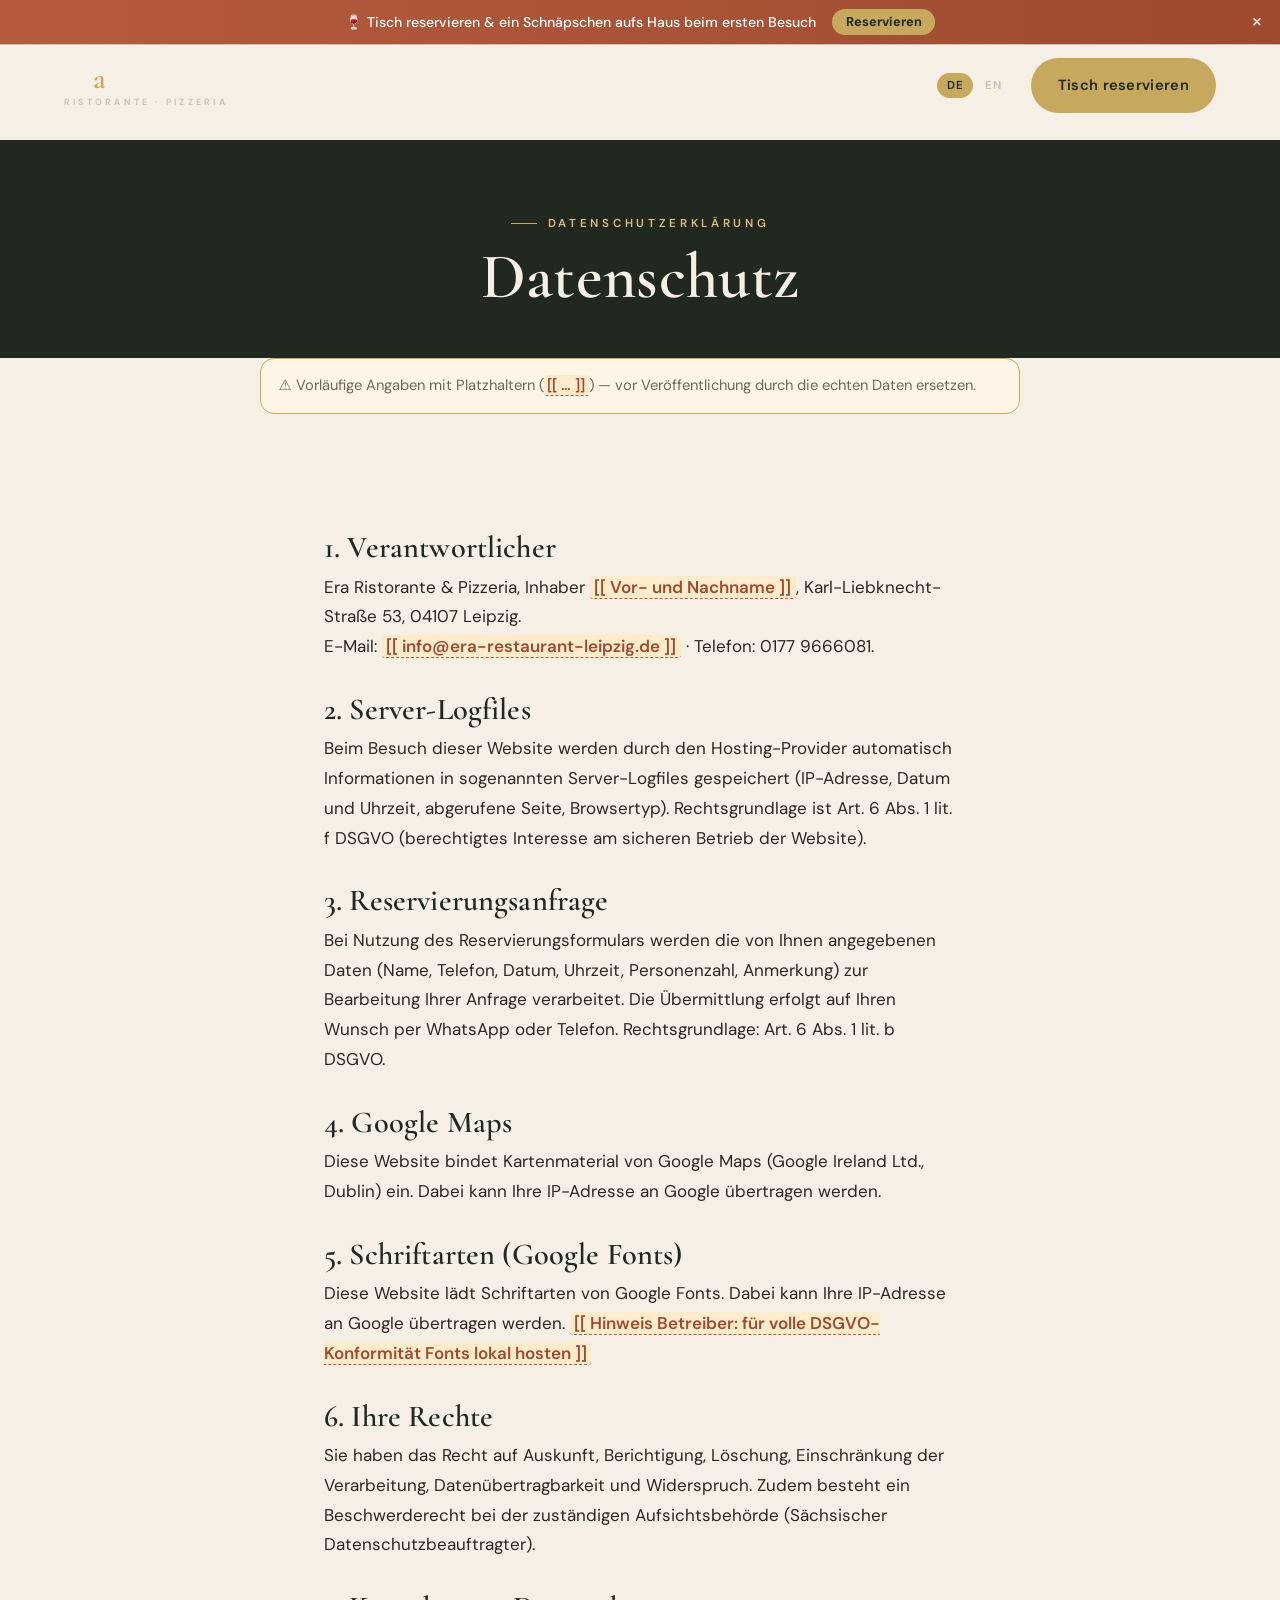
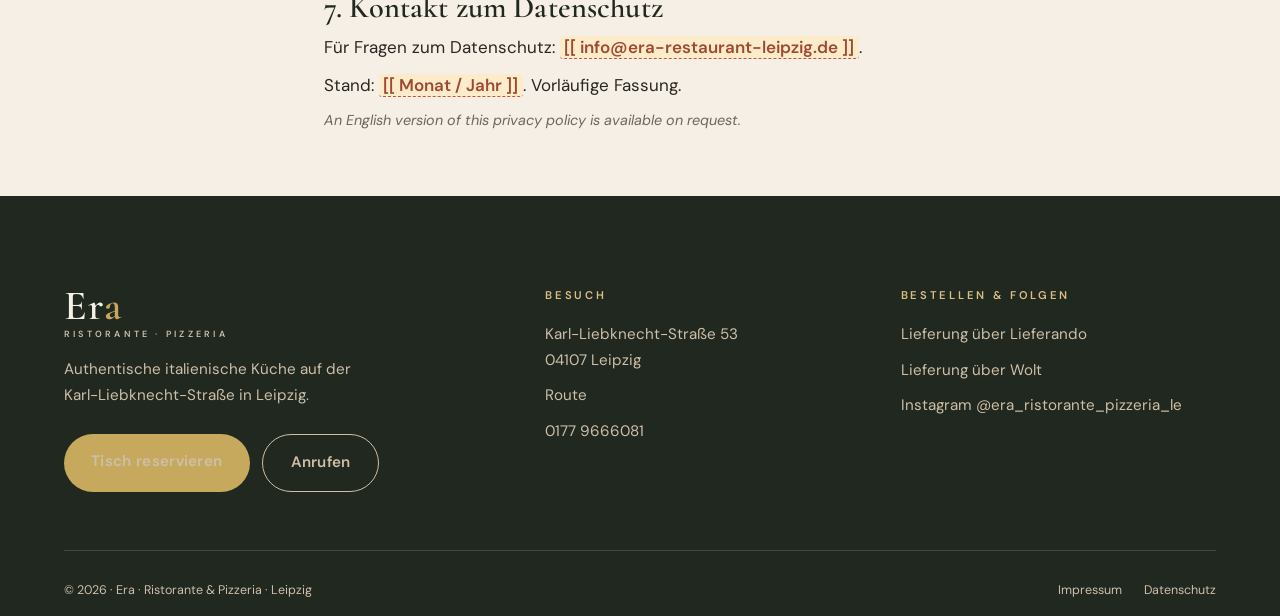
<file: datenschutz.html>
<!DOCTYPE html>
<html lang="de">
<head>
<meta charset="UTF-8">
<meta name="viewport" content="width=device-width, initial-scale=1.0">
<title>Datenschutz — Era Ristorante & Pizzeria · Leipzig</title>
<meta name="description" content="Datenschutzerklärung — Era Ristorante & Pizzeria, Leipzig.">
<meta name="robots" content="noindex">
<link rel="preconnect" href="https://fonts.googleapis.com">
<link rel="preconnect" href="https://fonts.gstatic.com" crossorigin>
<link href="https://fonts.googleapis.com/css2?family=Cormorant+Garamond:ital,wght@0,400;0,500;0,600;0,700;1,400;1,500;1,600&family=DM+Sans:opsz,wght@9..40,400;9..40,500;9..40,600;9..40,700&display=swap" rel="stylesheet">
<link rel="stylesheet" href="assets/styles.css">
<style>
.legal-page{padding-top:96px;background:var(--cream);}
.legal-hero{background:var(--olive-deep);color:var(--cream);text-align:center;
  padding:clamp(2.4rem,6vw,4rem) var(--pad) clamp(2rem,5vw,3rem);}
.legal-hero .eyebrow{color:var(--gold-soft);justify-content:center;}
.legal-hero h1{font-size:clamp(2.4rem,5.5vw,4rem);margin:.7rem 0 0;color:var(--cream);}
.legal-body{max-width:760px;margin:0 auto;padding:clamp(2.2rem,5vw,3.4rem) var(--pad);
  font-family:var(--sans);color:var(--ink);line-height:1.75;}
.legal-body h2{font-family:var(--serif);color:var(--olive-deep);
  font-size:clamp(1.4rem,2.6vw,1.9rem);margin:2rem 0 .6rem;}
.legal-body p{margin:.5rem 0;}
.legal-body a{color:var(--terracotta);text-decoration:underline;}
.draft{background:#fff5e6;border:1px solid var(--gold);border-radius:var(--r);
  padding:.9rem 1.1rem;margin:0 auto clamp(1.4rem,3vw,2rem);max-width:760px;
  font-size:.92rem;color:var(--muted);}
.ph{background:#fdeccb;border-bottom:1px dashed var(--terracotta);
  padding:0 .25em;border-radius:3px;font-weight:600;color:var(--terracotta-deep);}
.en-note{font-style:italic;color:var(--muted);font-size:.9rem;margin-top:.4rem;}
</style>
</head>
<body>

<header class="header">
  <a href="index.html#top" class="brand" aria-label="Era — Ristorante & Pizzeria">
    <span class="name">Er<b>a</b></span>
    <span class="sub">Ristorante &middot; Pizzeria</span>
  </a>
  <nav class="nav" aria-label="Hauptnavigation">
    <ul class="nav-links">
      <li><a href="index.html#cucina" data-i18n="nav.kueche">Küche</a></li>
      <li><a href="speisekarte.html" data-i18n="nav.menu">Speisekarte</a></li>
      <li><a href="index.html#about" data-i18n="nav.about">Über uns</a></li>
      <li><a href="index.html#reviews" data-i18n="nav.reviews">Bewertungen</a></li>
      <li><a href="index.html#visit" data-i18n="nav.visit">Besuch</a></li>
    </ul>
  </nav>
  <div class="header-actions">
    <div class="lang-toggle" role="group" aria-label="Sprache / Language">
      <button data-lang="de">DE</button>
      <button data-lang="en">EN</button>
    </div>
    <a href="index.html#reserve" class="btn btn-gold" data-i18n="cta.reserve">Tisch reservieren</a>
    <button class="hamburger" aria-label="Menü öffnen"><span></span><span></span><span></span></button>
  </div>
</header>

<div class="mobile-menu" id="mobileMenu">
  <a href="index.html#cucina" data-i18n="nav.kueche">Küche</a>
  <a href="speisekarte.html" data-i18n="nav.menu">Speisekarte</a>
  <a href="index.html#about" data-i18n="nav.about">Über uns</a>
  <a href="index.html#reviews" data-i18n="nav.reviews">Bewertungen</a>
  <a href="index.html#visit" data-i18n="nav.visit">Besuch</a>
  <a href="index.html#reserve" class="btn btn-gold mm-cta" data-i18n="cta.reserve">Tisch reservieren</a>
</div>

<main class="legal-page">
  <div class="legal-hero">
    <span class="eyebrow">Datenschutzerklärung</span>
    <h1>Datenschutz</h1>
  </div>
  <div class="draft">⚠️ Vorläufige Angaben mit Platzhaltern (<span class="ph">[[ … ]]</span>) — vor Veröffentlichung durch die echten Daten ersetzen.</div>
  <div class="legal-body">

    <h2>1. Verantwortlicher</h2>
    <p>Era Ristorante &amp; Pizzeria, Inhaber <span class="ph">[[ Vor- und Nachname ]]</span>,
       Karl-Liebknecht-Straße 53, 04107 Leipzig.<br>
       E-Mail: <span class="ph">[[ info@era-restaurant-leipzig.de ]]</span> · Telefon: 0177 9666081.</p>

    <h2>2. Server-Logfiles</h2>
    <p>Beim Besuch dieser Website werden durch den Hosting-Provider automatisch Informationen
       in sogenannten Server-Logfiles gespeichert (IP-Adresse, Datum und Uhrzeit, abgerufene Seite,
       Browsertyp). Rechtsgrundlage ist Art. 6 Abs. 1 lit. f DSGVO (berechtigtes Interesse am
       sicheren Betrieb der Website).</p>

    <h2>3. Reservierungsanfrage</h2>
    <p>Bei Nutzung des Reservierungsformulars werden die von Ihnen angegebenen Daten
       (Name, Telefon, Datum, Uhrzeit, Personenzahl, Anmerkung) zur Bearbeitung Ihrer Anfrage
       verarbeitet. Die Übermittlung erfolgt auf Ihren Wunsch per WhatsApp oder Telefon.
       Rechtsgrundlage: Art. 6 Abs. 1 lit. b DSGVO.</p>

    <h2>4. Google Maps</h2>
    <p>Diese Website bindet Kartenmaterial von Google Maps (Google Ireland Ltd., Dublin) ein.
       Dabei kann Ihre IP-Adresse an Google übertragen werden.</p>

    <h2>5. Schriftarten (Google Fonts)</h2>
    <p>Diese Website lädt Schriftarten von Google Fonts. Dabei kann Ihre IP-Adresse an Google
       übertragen werden. <span class="ph">[[ Hinweis Betreiber: für volle DSGVO-Konformität Fonts lokal hosten ]]</span></p>

    <h2>6. Ihre Rechte</h2>
    <p>Sie haben das Recht auf Auskunft, Berichtigung, Löschung, Einschränkung der Verarbeitung,
       Datenübertragbarkeit und Widerspruch. Zudem besteht ein Beschwerderecht bei der zuständigen
       Aufsichtsbehörde (Sächsischer Datenschutzbeauftragter).</p>

    <h2>7. Kontakt zum Datenschutz</h2>
    <p>Für Fragen zum Datenschutz: <span class="ph">[[ info@era-restaurant-leipzig.de ]]</span>.</p>

    <p>Stand: <span class="ph">[[ Monat / Jahr ]]</span>. Vorläufige Fassung.</p>
    <p class="en-note">An English version of this privacy policy is available on request.</p>

  </div>
</main>

<footer class="footer" id="footer">
  <div class="wrap">
    <div class="footer-top">
      <div class="footer-col">
        <div class="brand"><span class="name">Er<b>a</b></span><span class="sub">Ristorante &middot; Pizzeria</span></div>
        <p style="margin-top:1.1rem;max-width:30ch" data-i18n="foot.tag">Authentische italienische Küche auf der Karl-Liebknecht-Straße in Leipzig.</p>
        <div class="foot-cta">
          <a href="index.html#reserve" class="btn btn-gold" data-i18n="cta.reserve">Tisch reservieren</a>
          <a href="tel:+491779666081" class="btn btn-ghost"><span data-i18n="cta.call">Anrufen</span></a>
        </div>
      </div>
      <div class="footer-col">
        <h4 data-i18n="foot.visit">Besuch</h4>
        <p>Karl-Liebknecht-Straße 53<br>04107 Leipzig</p>
        <a href="https://www.google.com/maps/dir/?api=1&destination=Era+Restaurant+Karl-Liebknecht-Stra%C3%9Fe+53+04107+Leipzig" target="_blank" rel="noopener noreferrer" data-i18n="cta.route">Route</a>
        <a href="tel:+491779666081">0177 9666081</a>
      </div>
      <div class="footer-col">
        <h4 data-i18n="foot.order">Bestellen & Folgen</h4>
        <a href="https://www.lieferando.de/speisekarte/era-restaurant" target="_blank" rel="noopener noreferrer" data-i18n="foot.deliv1">Lieferung über Lieferando</a>
        <a href="https://wolt.com/de/deu/leipzig" target="_blank" rel="noopener noreferrer" data-i18n="foot.deliv2">Lieferung über Wolt</a>
        <a href="https://instagram.com/era_ristorante_pizzeria_le" target="_blank" rel="noopener noreferrer">Instagram @era_ristorante_pizzeria_le</a>
      </div>
    </div>
    <div class="footer-bottom">
      <span>© <span id="year">2026</span> · <span data-i18n="foot.rights">Era · Ristorante &amp; Pizzeria · Leipzig</span></span>
      <span>
        <a href="impressum.html" data-i18n="foot.imprint">Impressum</a>
        <a href="datenschutz.html" data-i18n="foot.privacy">Datenschutz</a>
      </span>
    </div>
  </div>
</footer>

<script src="assets/app.js"></script>
<script>var y=document.getElementById("year"); if(y) y.textContent=new Date().getFullYear();</script>
</body>
</html>
</file>
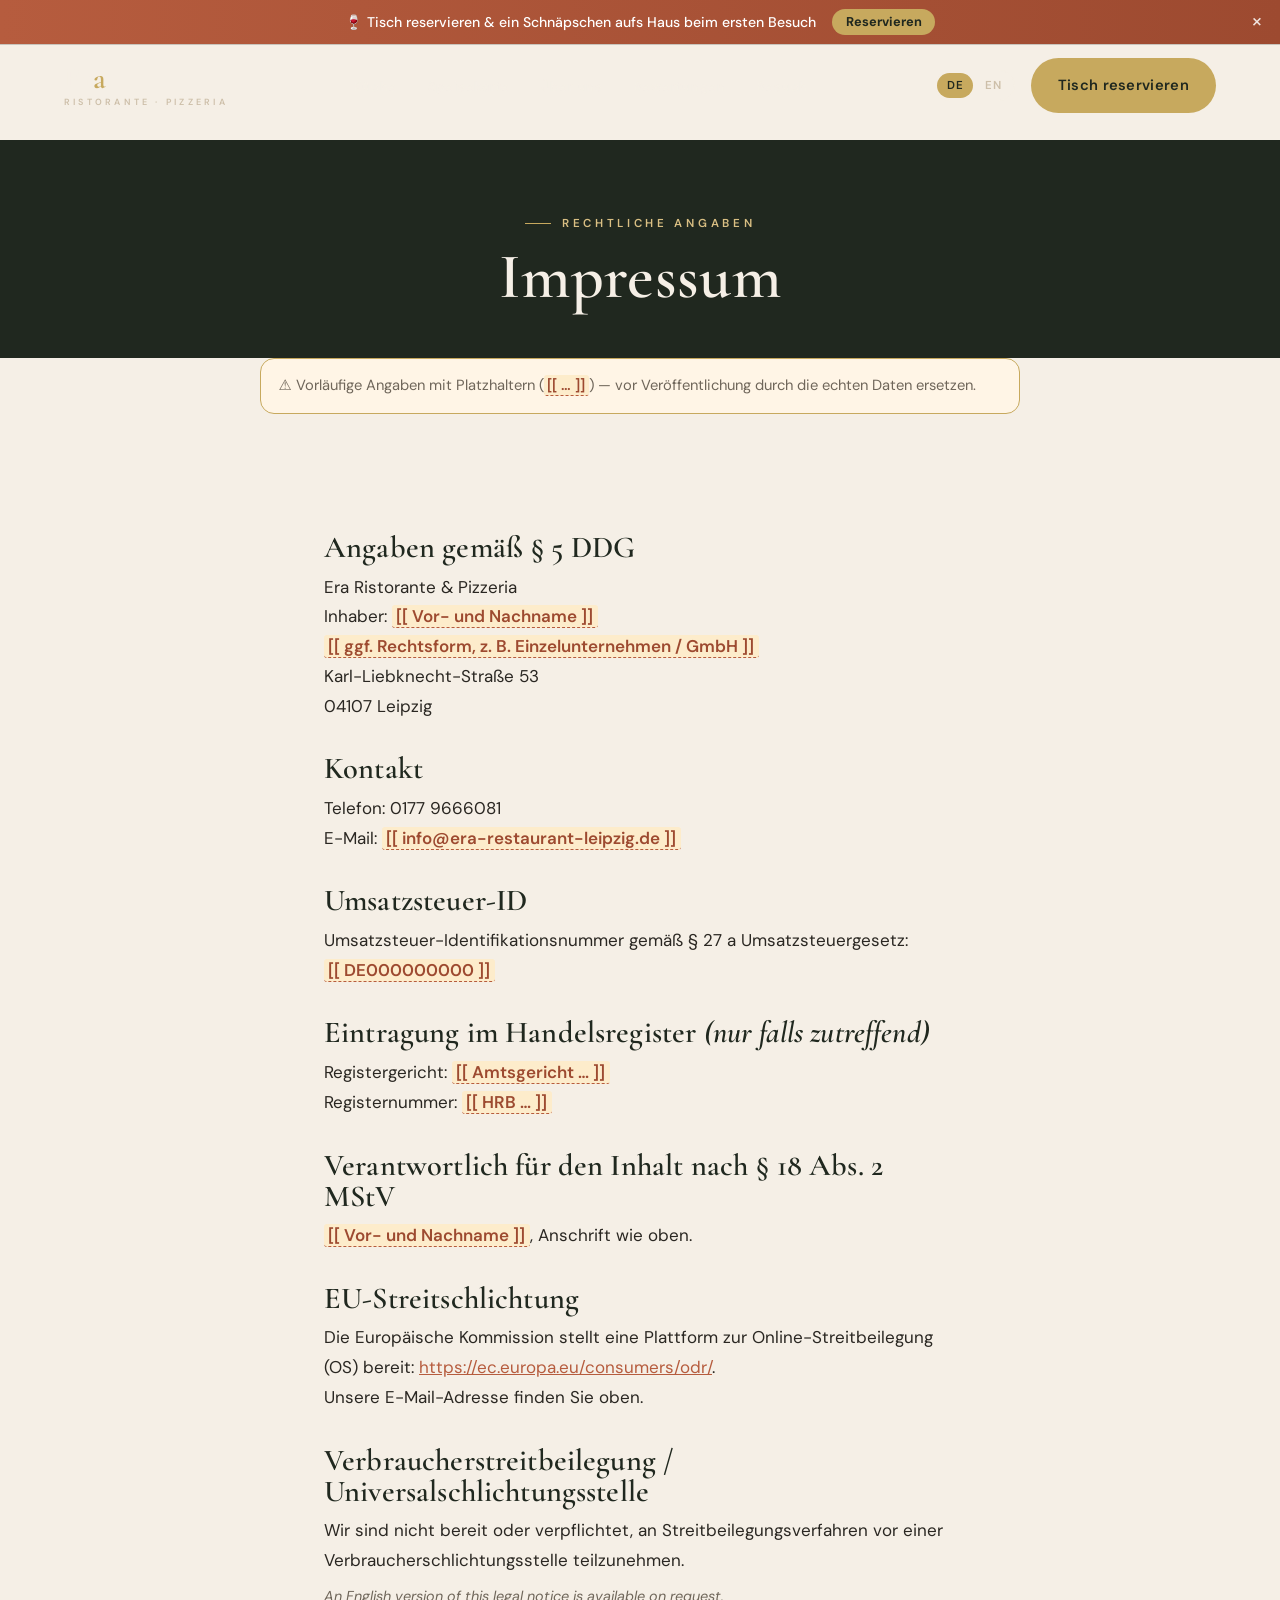
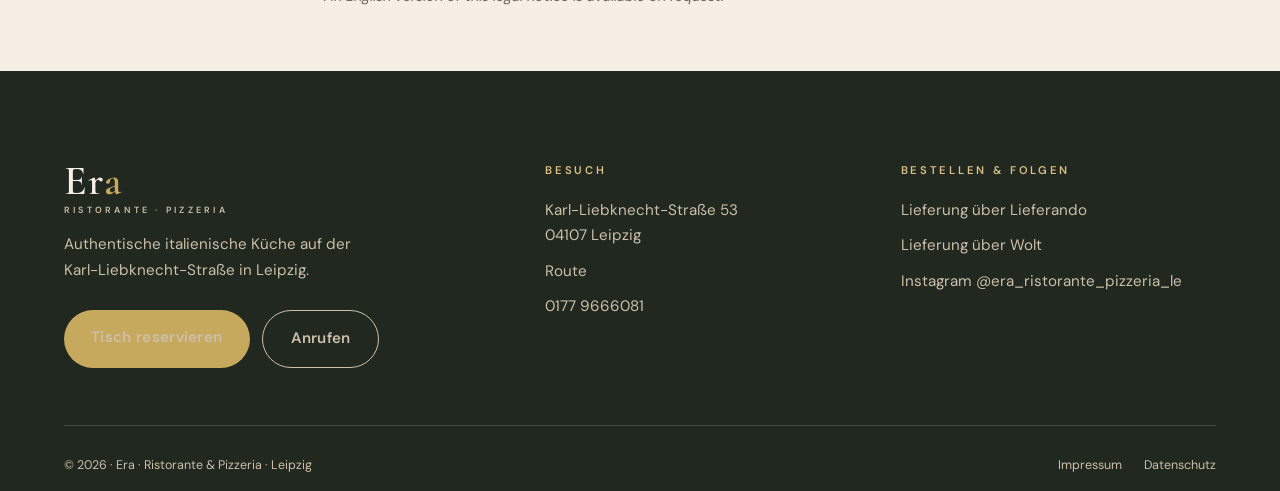
<file: impressum.html>
<!DOCTYPE html>
<html lang="de">
<head>
<meta charset="UTF-8">
<meta name="viewport" content="width=device-width, initial-scale=1.0">
<title>Impressum — Era Ristorante & Pizzeria · Leipzig</title>
<meta name="description" content="Impressum — Era Ristorante & Pizzeria, Karl-Liebknecht-Straße 53, Leipzig.">
<meta name="robots" content="noindex">
<link rel="preconnect" href="https://fonts.googleapis.com">
<link rel="preconnect" href="https://fonts.gstatic.com" crossorigin>
<link href="https://fonts.googleapis.com/css2?family=Cormorant+Garamond:ital,wght@0,400;0,500;0,600;0,700;1,400;1,500;1,600&family=DM+Sans:opsz,wght@9..40,400;9..40,500;9..40,600;9..40,700&display=swap" rel="stylesheet">
<link rel="stylesheet" href="assets/styles.css">
<style>
.legal-page{padding-top:96px;background:var(--cream);}
.legal-hero{background:var(--olive-deep);color:var(--cream);text-align:center;
  padding:clamp(2.4rem,6vw,4rem) var(--pad) clamp(2rem,5vw,3rem);}
.legal-hero .eyebrow{color:var(--gold-soft);justify-content:center;}
.legal-hero h1{font-size:clamp(2.4rem,5.5vw,4rem);margin:.7rem 0 0;color:var(--cream);}
.legal-body{max-width:760px;margin:0 auto;padding:clamp(2.2rem,5vw,3.4rem) var(--pad);
  font-family:var(--sans);color:var(--ink);line-height:1.75;}
.legal-body h2{font-family:var(--serif);color:var(--olive-deep);
  font-size:clamp(1.4rem,2.6vw,1.9rem);margin:2rem 0 .6rem;}
.legal-body p{margin:.5rem 0;}
.legal-body a{color:var(--terracotta);text-decoration:underline;}
.draft{background:#fff5e6;border:1px solid var(--gold);border-radius:var(--r);
  padding:.9rem 1.1rem;margin:0 auto clamp(1.4rem,3vw,2rem);max-width:760px;
  font-size:.92rem;color:var(--muted);}
.ph{background:#fdeccb;border-bottom:1px dashed var(--terracotta);
  padding:0 .25em;border-radius:3px;font-weight:600;color:var(--terracotta-deep);}
.en-note{font-style:italic;color:var(--muted);font-size:.9rem;margin-top:.4rem;}
</style>
</head>
<body>

<header class="header">
  <a href="index.html#top" class="brand" aria-label="Era — Ristorante & Pizzeria">
    <span class="name">Er<b>a</b></span>
    <span class="sub">Ristorante &middot; Pizzeria</span>
  </a>
  <nav class="nav" aria-label="Hauptnavigation">
    <ul class="nav-links">
      <li><a href="index.html#cucina" data-i18n="nav.kueche">Küche</a></li>
      <li><a href="speisekarte.html" data-i18n="nav.menu">Speisekarte</a></li>
      <li><a href="index.html#about" data-i18n="nav.about">Über uns</a></li>
      <li><a href="index.html#reviews" data-i18n="nav.reviews">Bewertungen</a></li>
      <li><a href="index.html#visit" data-i18n="nav.visit">Besuch</a></li>
    </ul>
  </nav>
  <div class="header-actions">
    <div class="lang-toggle" role="group" aria-label="Sprache / Language">
      <button data-lang="de">DE</button>
      <button data-lang="en">EN</button>
    </div>
    <a href="index.html#reserve" class="btn btn-gold" data-i18n="cta.reserve">Tisch reservieren</a>
    <button class="hamburger" aria-label="Menü öffnen"><span></span><span></span><span></span></button>
  </div>
</header>

<div class="mobile-menu" id="mobileMenu">
  <a href="index.html#cucina" data-i18n="nav.kueche">Küche</a>
  <a href="speisekarte.html" data-i18n="nav.menu">Speisekarte</a>
  <a href="index.html#about" data-i18n="nav.about">Über uns</a>
  <a href="index.html#reviews" data-i18n="nav.reviews">Bewertungen</a>
  <a href="index.html#visit" data-i18n="nav.visit">Besuch</a>
  <a href="index.html#reserve" class="btn btn-gold mm-cta" data-i18n="cta.reserve">Tisch reservieren</a>
</div>

<main class="legal-page">
  <div class="legal-hero">
    <span class="eyebrow">Rechtliche Angaben</span>
    <h1>Impressum</h1>
  </div>
  <div class="draft">⚠️ Vorläufige Angaben mit Platzhaltern (<span class="ph">[[ … ]]</span>) — vor Veröffentlichung durch die echten Daten ersetzen.</div>
  <div class="legal-body">

    <h2>Angaben gemäß § 5 DDG</h2>
    <p>
      Era Ristorante &amp; Pizzeria<br>
      Inhaber: <span class="ph">[[ Vor- und Nachname ]]</span><br>
      <span class="ph">[[ ggf. Rechtsform, z.&nbsp;B. Einzelunternehmen / GmbH ]]</span><br>
      Karl-Liebknecht-Straße 53<br>
      04107 Leipzig
    </p>

    <h2>Kontakt</h2>
    <p>
      Telefon: 0177 9666081<br>
      E-Mail: <span class="ph">[[ info@era-restaurant-leipzig.de ]]</span>
    </p>

    <h2>Umsatzsteuer-ID</h2>
    <p>Umsatzsteuer-Identifikationsnummer gemäß § 27&nbsp;a Umsatzsteuergesetz:<br>
      <span class="ph">[[ DE000000000 ]]</span></p>

    <h2>Eintragung im Handelsregister <em>(nur falls zutreffend)</em></h2>
    <p>Registergericht: <span class="ph">[[ Amtsgericht … ]]</span><br>
       Registernummer: <span class="ph">[[ HRB … ]]</span></p>

    <h2>Verantwortlich für den Inhalt nach § 18 Abs. 2 MStV</h2>
    <p><span class="ph">[[ Vor- und Nachname ]]</span>, Anschrift wie oben.</p>

    <h2>EU-Streitschlichtung</h2>
    <p>Die Europäische Kommission stellt eine Plattform zur Online-Streitbeilegung (OS) bereit:
      <a href="https://ec.europa.eu/consumers/odr/" target="_blank" rel="noopener noreferrer">https://ec.europa.eu/consumers/odr/</a>.<br>
      Unsere E-Mail-Adresse finden Sie oben.</p>

    <h2>Verbraucherstreitbeilegung / Universalschlichtungsstelle</h2>
    <p>Wir sind nicht bereit oder verpflichtet, an Streitbeilegungsverfahren vor einer
       Verbraucherschlichtungsstelle teilzunehmen.</p>

    <p class="en-note">An English version of this legal notice is available on request.</p>

  </div>
</main>

<footer class="footer" id="footer">
  <div class="wrap">
    <div class="footer-top">
      <div class="footer-col">
        <div class="brand"><span class="name">Er<b>a</b></span><span class="sub">Ristorante &middot; Pizzeria</span></div>
        <p style="margin-top:1.1rem;max-width:30ch" data-i18n="foot.tag">Authentische italienische Küche auf der Karl-Liebknecht-Straße in Leipzig.</p>
        <div class="foot-cta">
          <a href="index.html#reserve" class="btn btn-gold" data-i18n="cta.reserve">Tisch reservieren</a>
          <a href="tel:+491779666081" class="btn btn-ghost"><span data-i18n="cta.call">Anrufen</span></a>
        </div>
      </div>
      <div class="footer-col">
        <h4 data-i18n="foot.visit">Besuch</h4>
        <p>Karl-Liebknecht-Straße 53<br>04107 Leipzig</p>
        <a href="https://www.google.com/maps/dir/?api=1&destination=Era+Restaurant+Karl-Liebknecht-Stra%C3%9Fe+53+04107+Leipzig" target="_blank" rel="noopener noreferrer" data-i18n="cta.route">Route</a>
        <a href="tel:+491779666081">0177 9666081</a>
      </div>
      <div class="footer-col">
        <h4 data-i18n="foot.order">Bestellen & Folgen</h4>
        <a href="https://www.lieferando.de/speisekarte/era-restaurant" target="_blank" rel="noopener noreferrer" data-i18n="foot.deliv1">Lieferung über Lieferando</a>
        <a href="https://wolt.com/de/deu/leipzig" target="_blank" rel="noopener noreferrer" data-i18n="foot.deliv2">Lieferung über Wolt</a>
        <a href="https://instagram.com/era_ristorante_pizzeria_le" target="_blank" rel="noopener noreferrer">Instagram @era_ristorante_pizzeria_le</a>
      </div>
    </div>
    <div class="footer-bottom">
      <span>© <span id="year">2026</span> · <span data-i18n="foot.rights">Era · Ristorante &amp; Pizzeria · Leipzig</span></span>
      <span>
        <a href="impressum.html" data-i18n="foot.imprint">Impressum</a>
        <a href="datenschutz.html" data-i18n="foot.privacy">Datenschutz</a>
      </span>
    </div>
  </div>
</footer>

<script src="assets/app.js"></script>
<script>var y=document.getElementById("year"); if(y) y.textContent=new Date().getFullYear();</script>
</body>
</html>
</file>
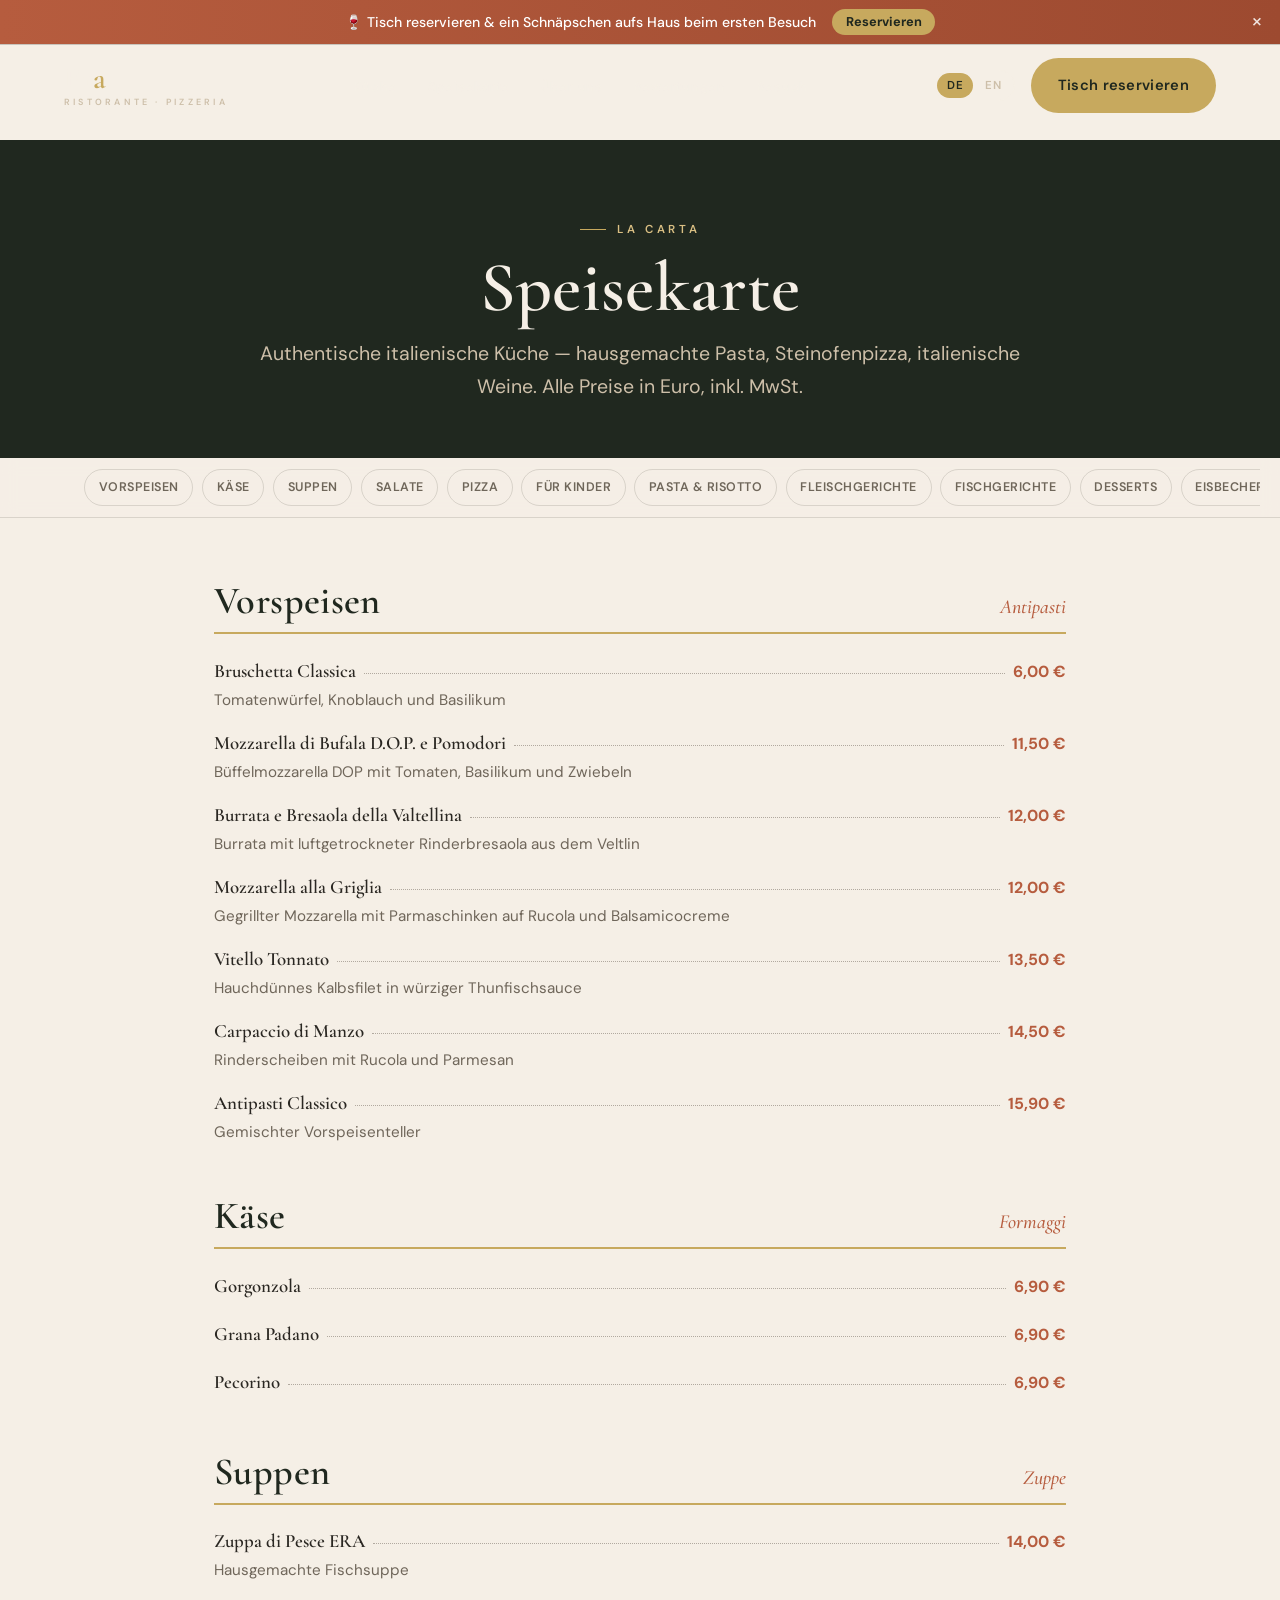
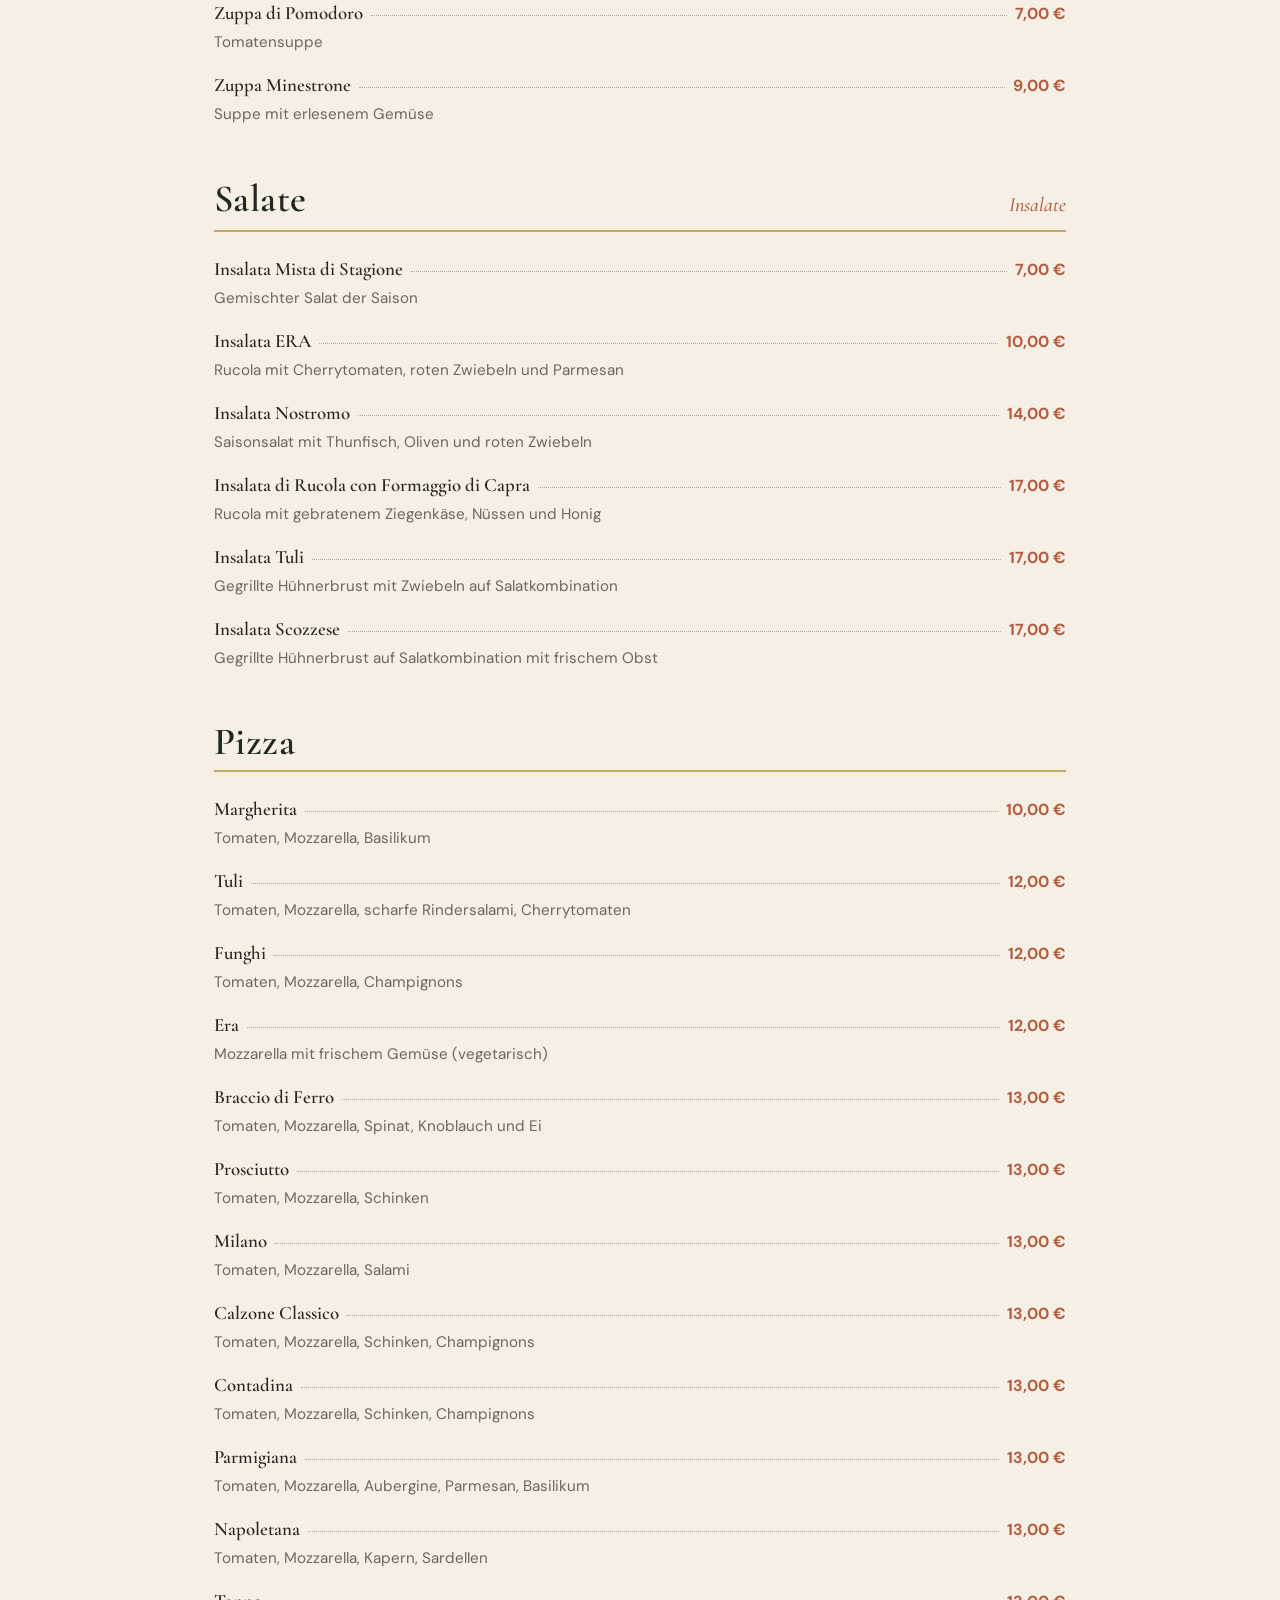
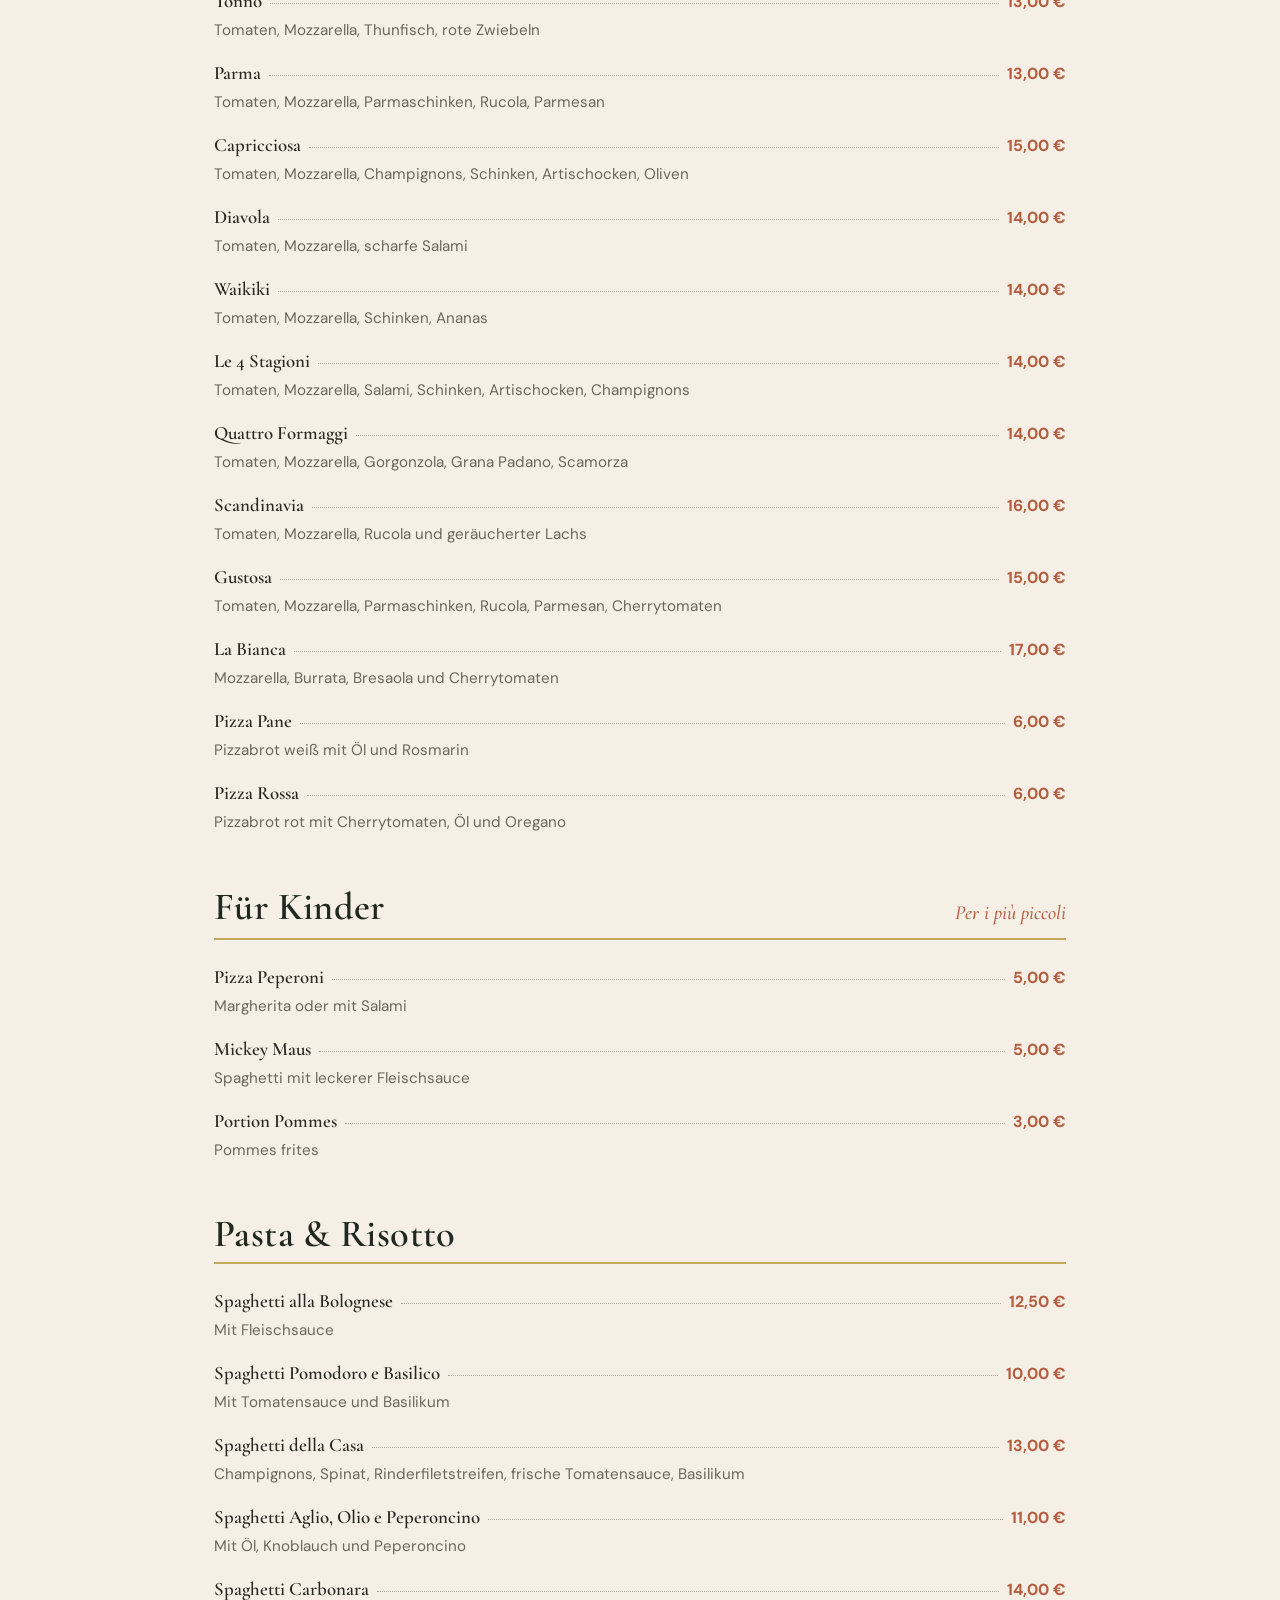
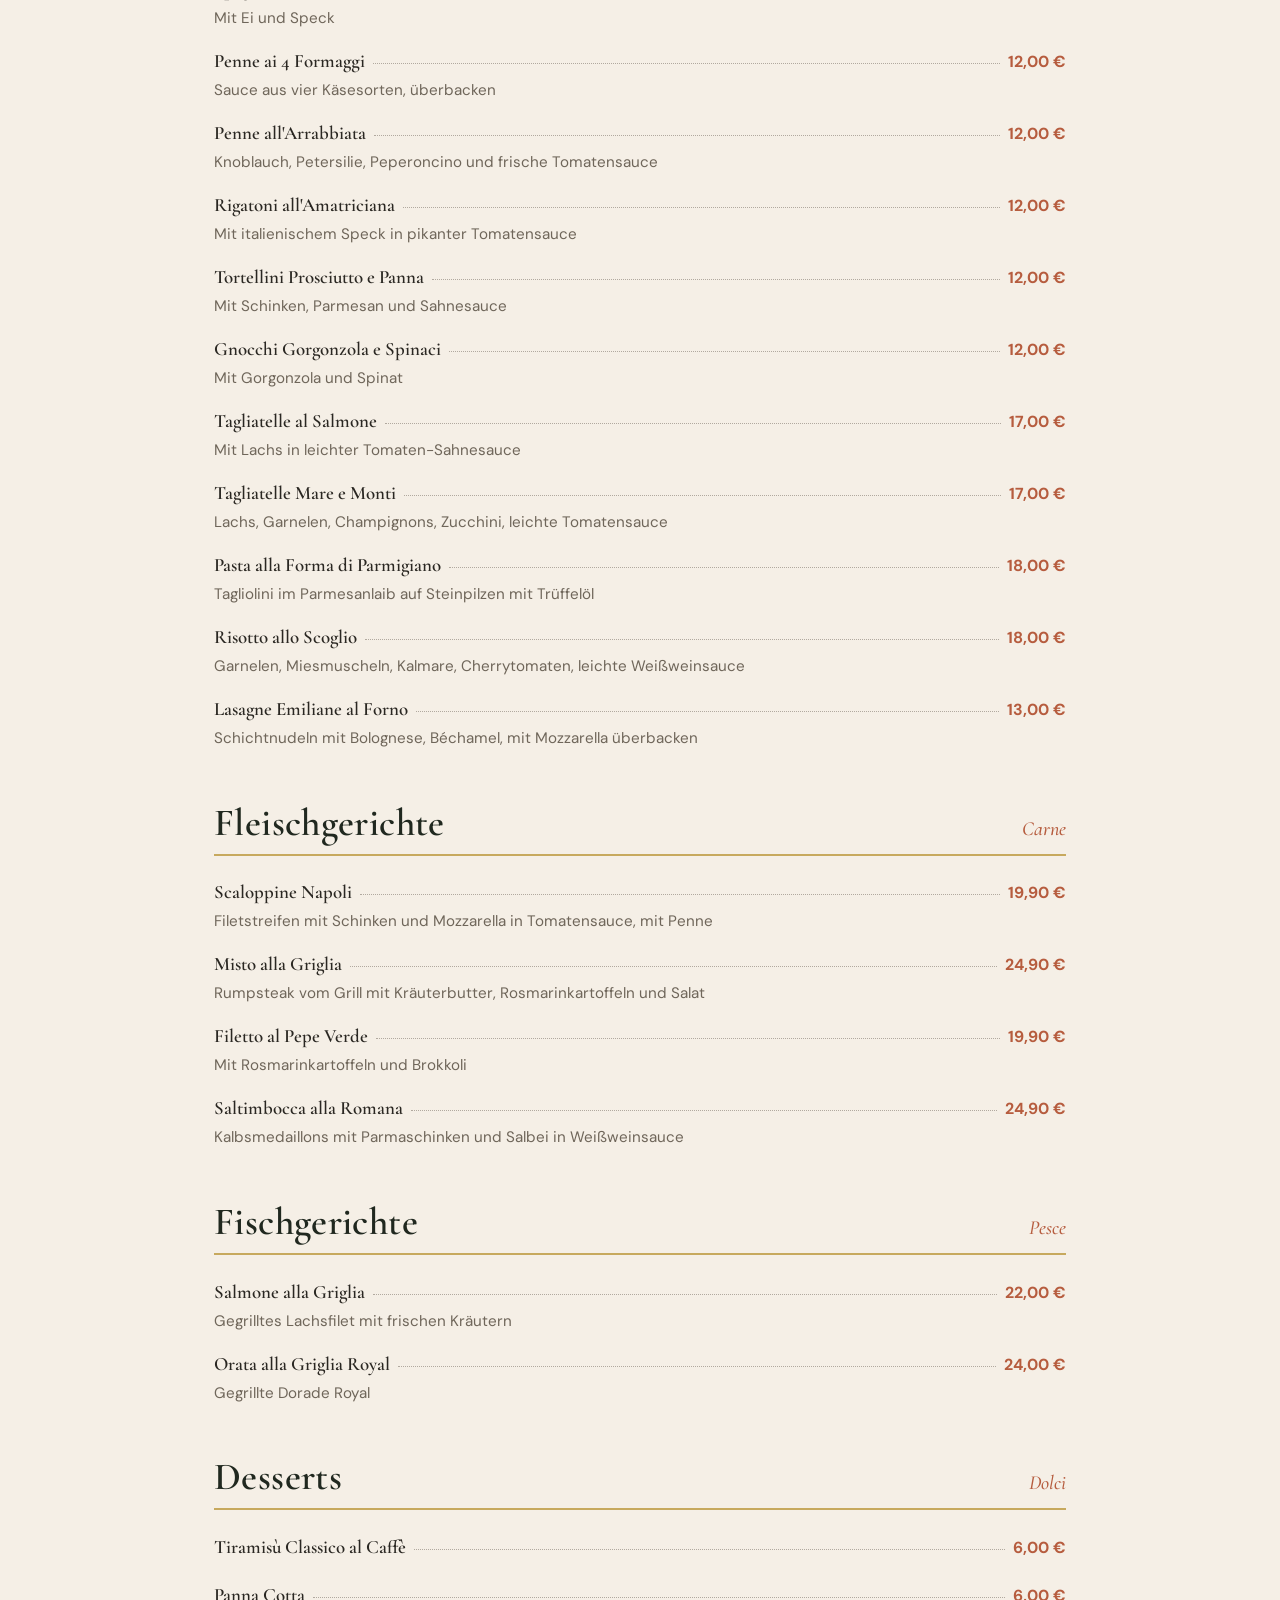
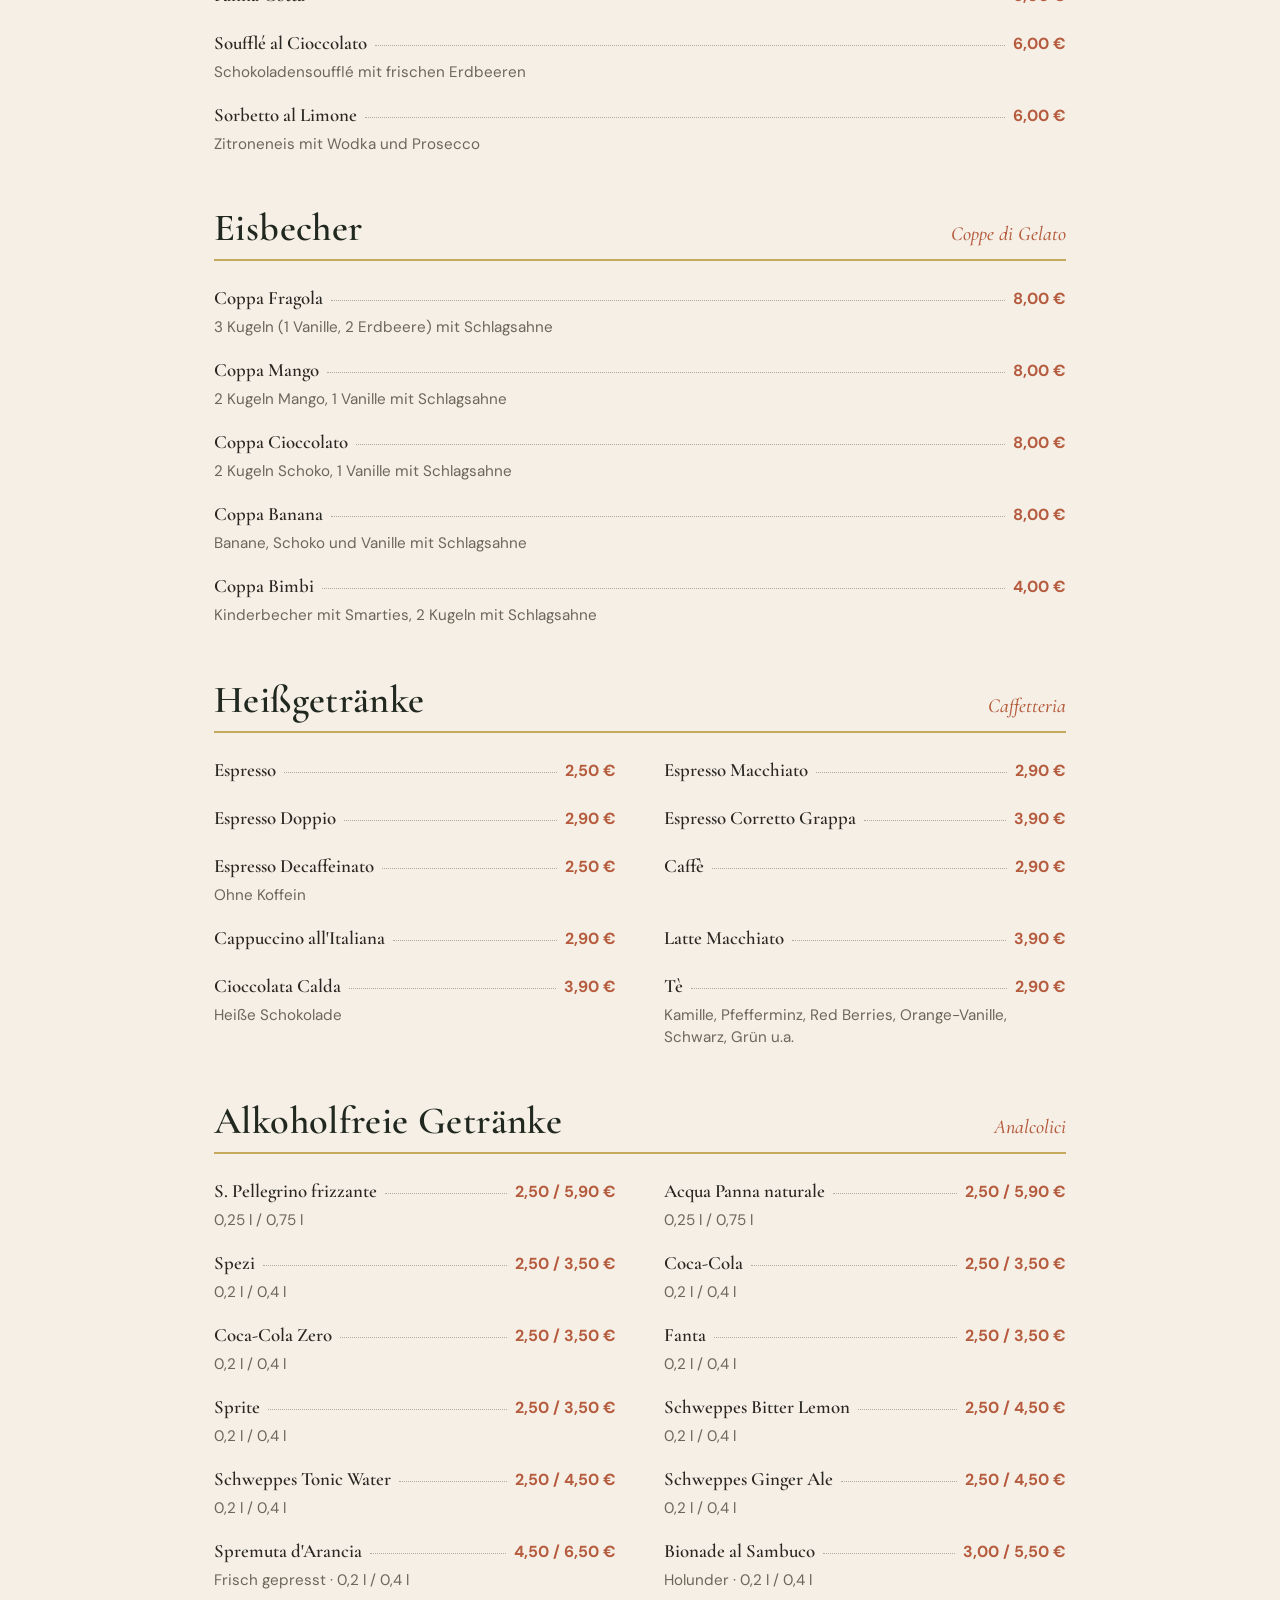
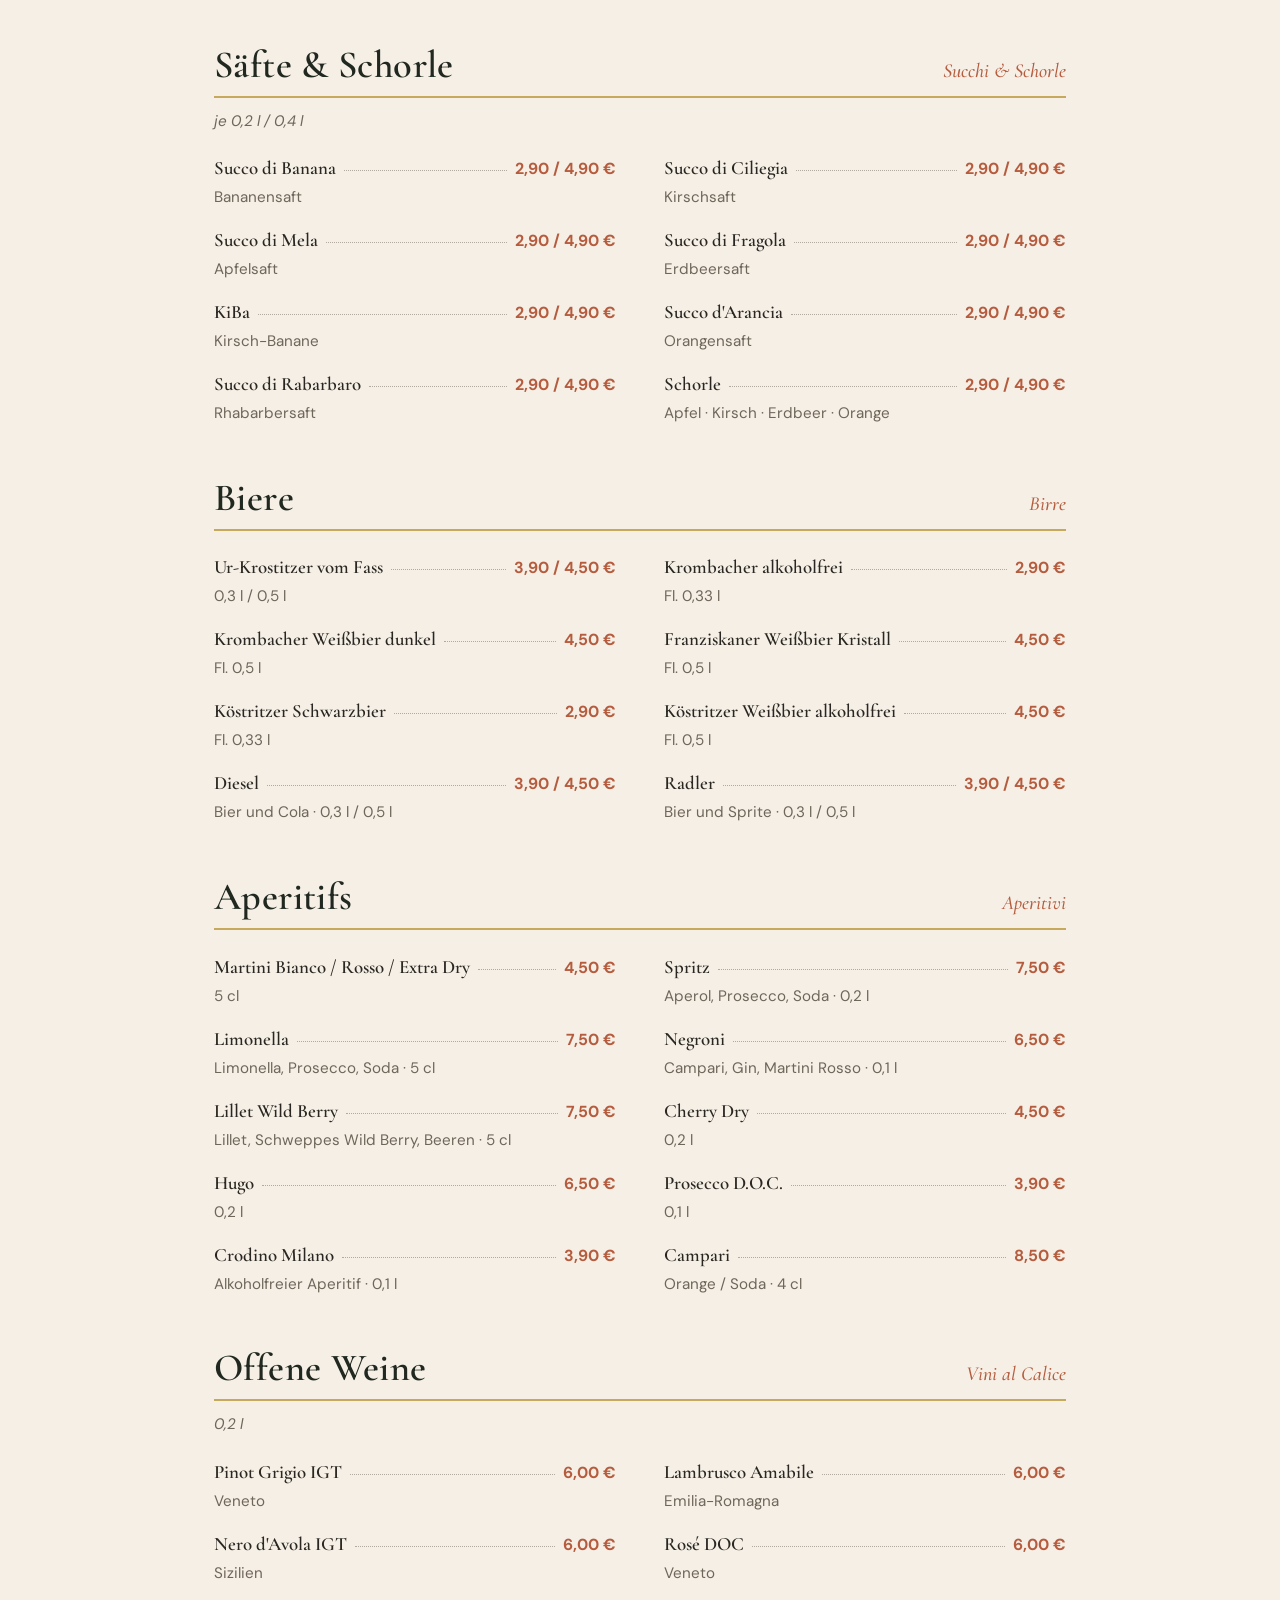
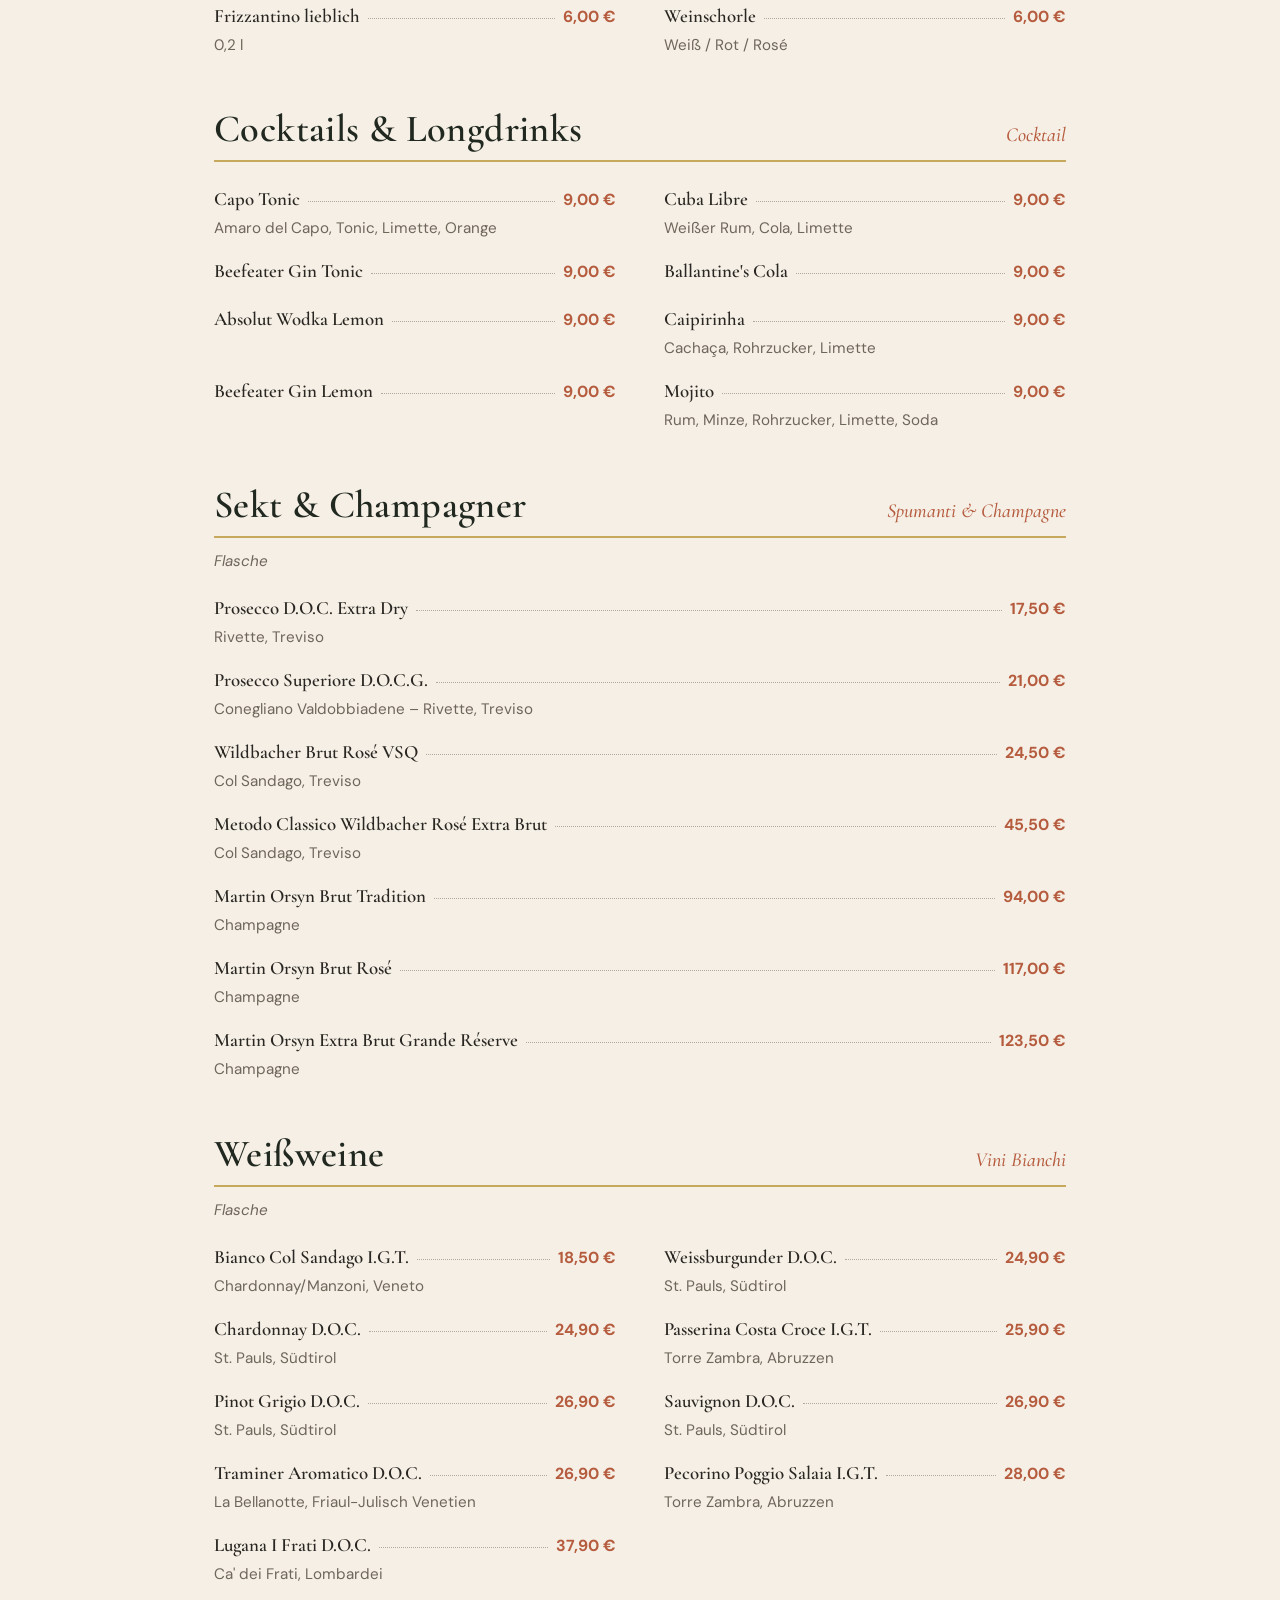
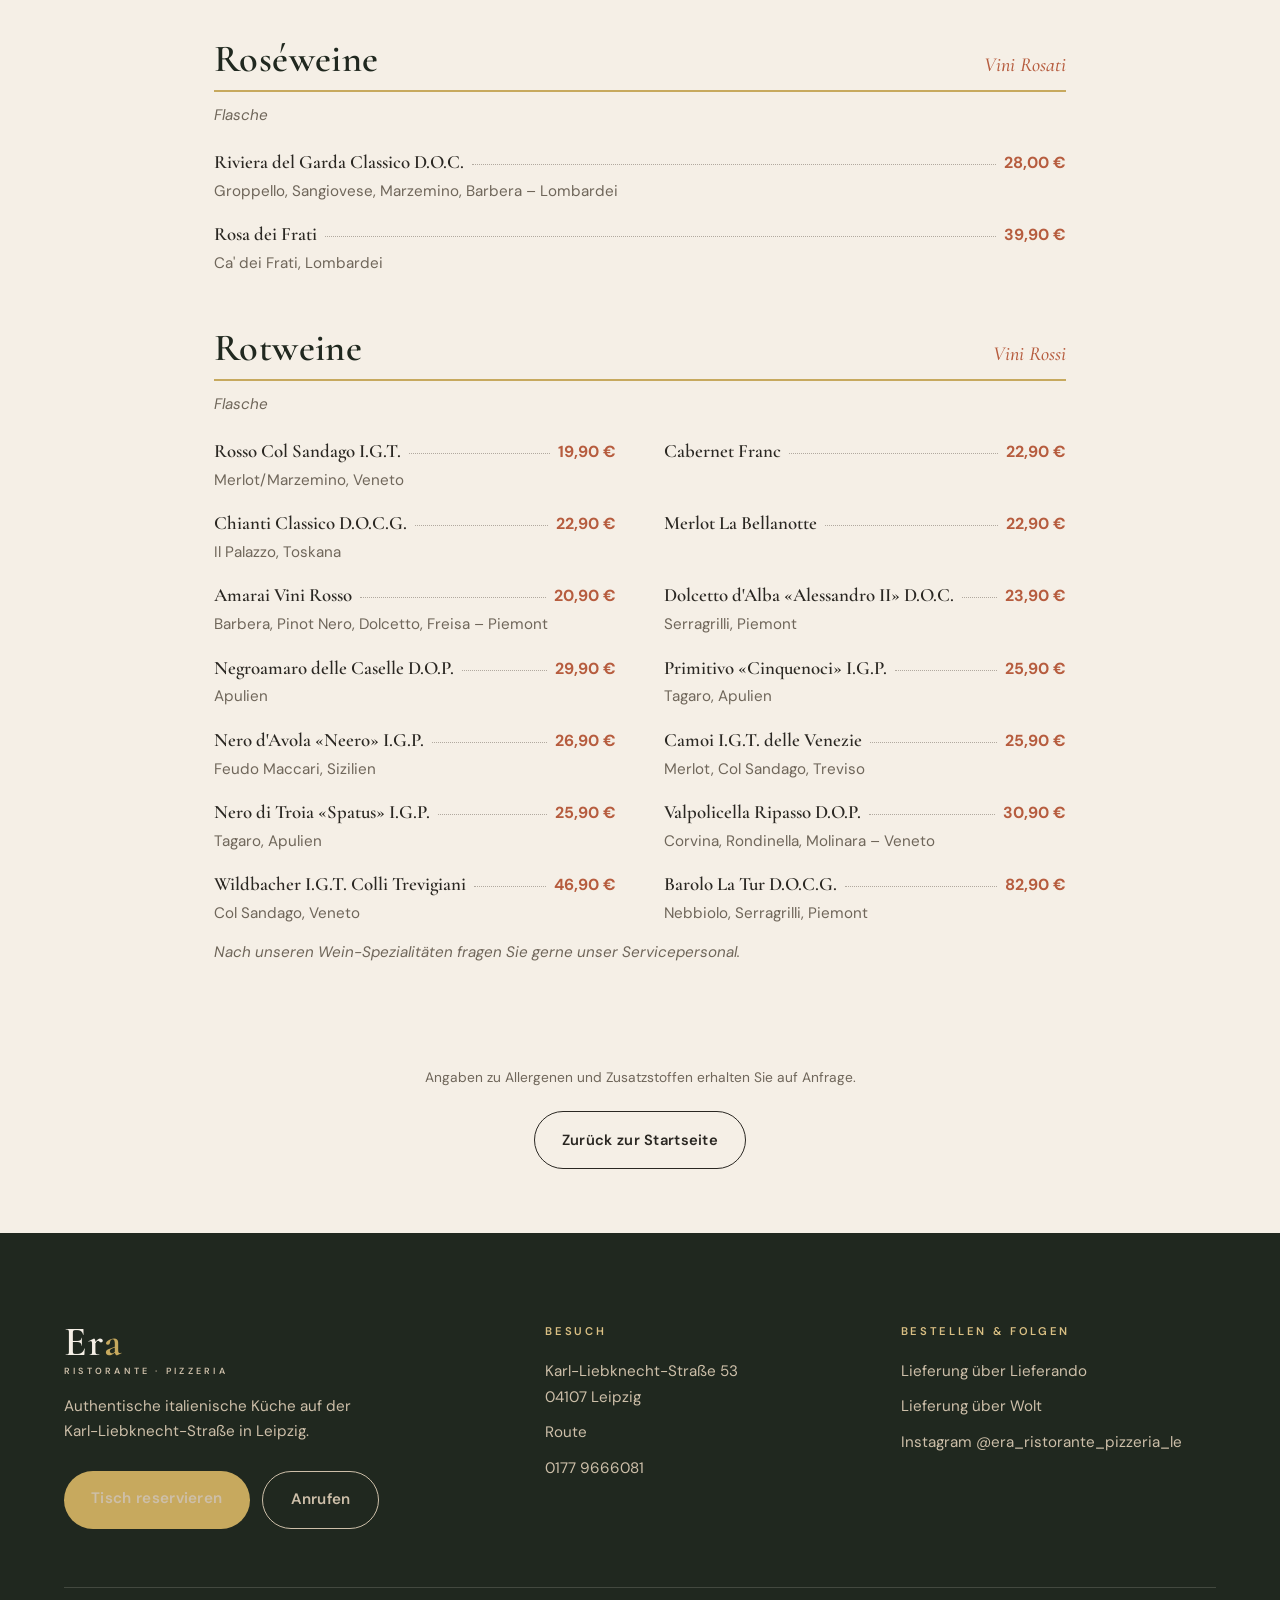
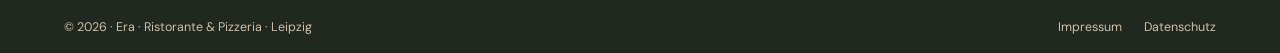
<file: speisekarte.html>
<!DOCTYPE html>
<html lang="de">
<head>
<meta charset="UTF-8">
<meta name="viewport" content="width=device-width, initial-scale=1.0">
<title>Speisekarte — Era Ristorante & Pizzeria · Leipzig</title>
<meta name="description" content="Die vollständige Speisekarte des Era — Vorspeisen, Pizza, Pasta, Fleisch- und Fischgerichte, Dolci, Weine. Italienisches Restaurant auf der Karli in Leipzig.">
<link rel="preconnect" href="https://fonts.googleapis.com">
<link rel="preconnect" href="https://fonts.gstatic.com" crossorigin>
<link href="https://fonts.googleapis.com/css2?family=Cormorant+Garamond:ital,wght@0,400;0,500;0,600;0,700;1,400;1,500;1,600&family=DM+Sans:opsz,wght@9..40,400;9..40,500;9..40,600;9..40,700&display=swap" rel="stylesheet">
<link rel="stylesheet" href="assets/styles.css">
<style>
/* ---- Menu page ---- */
.menu-page{padding-top:96px;}
.menu-hero{background:var(--olive-deep);color:var(--cream);text-align:center;
  padding:clamp(2.6rem,6vw,4.4rem) var(--pad) clamp(2.2rem,5vw,3.4rem);}
.menu-hero .eyebrow{color:var(--gold-soft);justify-content:center;}
.menu-hero h1{font-size:clamp(2.6rem,6vw,4.4rem);margin:.8rem 0;color:var(--cream);}
.menu-hero .lead{color:var(--muted-light);margin:0 auto;max-width:60ch;}
.cat-nav{position:sticky;top:64px;z-index:30;background:rgba(245,239,230,.94);
  backdrop-filter:blur(8px);border-bottom:1px solid var(--line);}
.cat-nav .wrap{display:flex;gap:.55rem;overflow-x:auto;padding:.7rem var(--pad);
  scrollbar-width:none;}
.cat-nav .wrap::-webkit-scrollbar{display:none;}
.cat-nav a{flex:0 0 auto;font-family:var(--sans);font-size:.78rem;font-weight:600;
  letter-spacing:.04em;text-transform:uppercase;color:var(--muted);
  padding:.42rem .85rem;border:1px solid var(--line);border-radius:999px;
  white-space:nowrap;transition:.2s;}
.cat-nav a:hover{color:var(--ink);border-color:var(--gold);background:#fff;}
.menu-body{max-width:980px;margin:0 auto;padding:clamp(2.4rem,6vw,4rem) var(--pad) 1rem;}
.msec{margin:0 0 clamp(2.4rem,5vw,3.4rem);scroll-margin-top:130px;}
.msec-head{display:flex;align-items:baseline;justify-content:space-between;gap:1rem;
  border-bottom:2px solid var(--gold);padding-bottom:.5rem;margin-bottom:1.3rem;}
.msec-head h2{font-family:var(--serif);font-size:clamp(1.7rem,3.4vw,2.4rem);
  color:var(--olive-deep);letter-spacing:.01em;}
.msec-head .ital{font-family:var(--serif);font-style:italic;color:var(--terracotta);
  font-size:clamp(1rem,1.8vw,1.25rem);font-weight:500;white-space:nowrap;}
.mmeta{font-style:italic;color:var(--muted);margin:-.6rem 0 1.1rem;font-size:.95rem;}
.mitems{display:grid;grid-template-columns:1fr;gap:1rem 3rem;}
.msec.two .mitems{grid-template-columns:1fr 1fr;}
.mitem{break-inside:avoid;}
.mitem .row{display:flex;align-items:baseline;gap:.5rem;}
.mitem .nm{font-family:var(--serif);font-size:1.18rem;font-weight:600;color:var(--ink);}
.mitem .dot{flex:1;border-bottom:1px dotted var(--muted);transform:translateY(-3px);opacity:.5;}
.mitem .pr{font-family:var(--sans);font-weight:700;color:var(--terracotta);
  white-space:nowrap;font-size:1rem;}
.mitem .ds{color:var(--muted);font-size:.95rem;line-height:1.45;margin-top:.12rem;
  max-width:64ch;}
.mnote{font-style:italic;color:var(--muted);font-size:.95rem;margin-top:1rem;}
.menu-foot{max-width:980px;margin:0 auto;padding:1rem var(--pad) clamp(2.6rem,6vw,4rem);
  text-align:center;}
.menu-foot .alg{color:var(--muted);font-size:.86rem;}
.menu-foot .back{margin-top:1.4rem;}
@media(max-width:720px){
  .msec.two .mitems{grid-template-columns:1fr;}
  .cat-nav{top:60px;}
}
</style>
</head>
<body>

<header class="header">
  <a href="index.html#top" class="brand" aria-label="Era — Ristorante & Pizzeria">
    <span class="name">Er<b>a</b></span>
    <span class="sub">Ristorante &middot; Pizzeria</span>
  </a>
  <nav class="nav" aria-label="Hauptnavigation">
    <ul class="nav-links">
      <li><a href="index.html#cucina" data-i18n="nav.kueche">Küche</a></li>
      <li><a href="speisekarte.html" class="active" data-i18n="nav.menu">Speisekarte</a></li>
      <li><a href="index.html#about" data-i18n="nav.about">Über uns</a></li>
      <li><a href="index.html#reviews" data-i18n="nav.reviews">Bewertungen</a></li>
      <li><a href="index.html#visit" data-i18n="nav.visit">Besuch</a></li>
    </ul>
  </nav>
  <div class="header-actions">
    <div class="lang-toggle" role="group" aria-label="Sprache / Language">
      <button data-lang="de">DE</button>
      <button data-lang="en">EN</button>
    </div>
    <a href="index.html#reserve" class="btn btn-gold" data-i18n="cta.reserve">Tisch reservieren</a>
    <button class="hamburger" aria-label="Menü öffnen"><span></span><span></span><span></span></button>
  </div>
</header>

<div class="mobile-menu" id="mobileMenu">
  <a href="index.html#cucina" data-i18n="nav.kueche">Küche</a>
  <a href="speisekarte.html" data-i18n="nav.menu">Speisekarte</a>
  <a href="index.html#about" data-i18n="nav.about">Über uns</a>
  <a href="index.html#reviews" data-i18n="nav.reviews">Bewertungen</a>
  <a href="index.html#visit" data-i18n="nav.visit">Besuch</a>
  <a href="index.html#reserve" class="btn btn-gold mm-cta" data-i18n="cta.reserve">Tisch reservieren</a>
</div>

<main class="menu-page">
  <div class="menu-hero">
    <span class="eyebrow" data-mui="eyebrow">La Carta</span>
    <h1 data-mui="title">Speisekarte</h1>
    <p class="lead" data-mui="lead"></p>
  </div>
  <div class="cat-nav"><div class="wrap" id="catNav"></div></div>
  <div class="menu-body" id="menuBody"></div>
  <div class="menu-foot">
    <p class="alg"></p>
    <div class="back"><a href="index.html#top" class="btn btn-ghost" data-mui="back">Zurück zur Startseite</a></div>
  </div>
</main>

<footer class="footer" id="footer">
  <div class="wrap">
    <div class="footer-top">
      <div class="footer-col">
        <div class="brand"><span class="name">Er<b>a</b></span><span class="sub">Ristorante &middot; Pizzeria</span></div>
        <p style="margin-top:1.1rem;max-width:30ch" data-i18n="foot.tag">Authentische italienische Küche auf der Karl-Liebknecht-Straße in Leipzig.</p>
        <div class="foot-cta">
          <a href="index.html#reserve" class="btn btn-gold" data-i18n="cta.reserve">Tisch reservieren</a>
          <a href="tel:+491779666081" class="btn btn-ghost"><span data-i18n="cta.call">Anrufen</span></a>
        </div>
      </div>
      <div class="footer-col">
        <h4 data-i18n="foot.visit">Besuch</h4>
        <p>Karl-Liebknecht-Straße 53<br>04107 Leipzig</p>
        <a href="https://www.google.com/maps/dir/?api=1&destination=Era+Restaurant+Karl-Liebknecht-Stra%C3%9Fe+53+04107+Leipzig" target="_blank" rel="noopener noreferrer" data-i18n="cta.route">Route</a>
        <a href="tel:+491779666081">0177 9666081</a>
      </div>
      <div class="footer-col">
        <h4 data-i18n="foot.order">Bestellen & Folgen</h4>
        <a href="https://www.lieferando.de/speisekarte/era-restaurant" target="_blank" rel="noopener noreferrer" data-i18n="foot.deliv1">Lieferung über Lieferando</a>
        <a href="https://wolt.com/de/deu/leipzig" target="_blank" rel="noopener noreferrer" data-i18n="foot.deliv2">Lieferung über Wolt</a>
        <a href="https://instagram.com/era_ristorante_pizzeria_le" target="_blank" rel="noopener noreferrer">Instagram @era_ristorante_pizzeria_le</a>
      </div>
    </div>
    <div class="footer-bottom">
      <span>© <span id="year">2026</span> · <span data-i18n="foot.rights">Era · Ristorante &amp; Pizzeria · Leipzig</span></span>
      <span>
        <a href="impressum.html" data-i18n="foot.imprint">Impressum</a>
        <a href="datenschutz.html" data-i18n="foot.privacy">Datenschutz</a>
      </span>
    </div>
  </div>
</footer>

<script src="assets/app.js"></script>
<script>
const MENU = [{"id": "antipasti", "it": "Antipasti", "de": "Vorspeisen", "en": "Starters", "meta": {}, "two": false, "wine": false, "items": [{"n": "Bruschetta Classica", "de": "Tomatenwürfel, Knoblauch und Basilikum", "en": "Diced tomato, garlic and basil", "p": "6,00"}, {"n": "Mozzarella di Bufala D.O.P. e Pomodori", "de": "Büffelmozzarella DOP mit Tomaten, Basilikum und Zwiebeln", "en": "Buffalo mozzarella DOP with tomato, basil and onion", "p": "11,50"}, {"n": "Burrata e Bresaola della Valtellina", "de": "Burrata mit luftgetrockneter Rinderbresaola aus dem Veltlin", "en": "Burrata with air-dried Valtellina beef bresaola", "p": "12,00"}, {"n": "Mozzarella alla Griglia", "de": "Gegrillter Mozzarella mit Parmaschinken auf Rucola und Balsamicocreme", "en": "Grilled mozzarella with Parma ham on rocket and balsamic glaze", "p": "12,00"}, {"n": "Vitello Tonnato", "de": "Hauchdünnes Kalbsfilet in würziger Thunfischsauce", "en": "Thinly sliced veal in a savoury tuna sauce", "p": "13,50"}, {"n": "Carpaccio di Manzo", "de": "Rinderscheiben mit Rucola und Parmesan", "en": "Beef carpaccio with rocket and parmesan", "p": "14,50"}, {"n": "Antipasti Classico", "de": "Gemischter Vorspeisenteller", "en": "Mixed appetiser platter", "p": "15,90"}]}, {"id": "formaggi", "it": "Formaggi", "de": "Käse", "en": "Cheese", "meta": {}, "two": false, "wine": false, "items": [{"n": "Gorgonzola", "de": "", "en": "", "p": "6,90"}, {"n": "Grana Padano", "de": "", "en": "", "p": "6,90"}, {"n": "Pecorino", "de": "", "en": "", "p": "6,90"}]}, {"id": "zuppe", "it": "Zuppe", "de": "Suppen", "en": "Soups", "meta": {}, "two": false, "wine": false, "items": [{"n": "Zuppa di Pesce ERA", "de": "Hausgemachte Fischsuppe", "en": "House fish soup", "p": "14,00"}, {"n": "Zuppa di Pomodoro", "de": "Tomatensuppe", "en": "Tomato soup", "p": "7,00"}, {"n": "Zuppa Minestrone", "de": "Suppe mit erlesenem Gemüse", "en": "Soup with fine seasonal vegetables", "p": "9,00"}]}, {"id": "insalate", "it": "Insalate", "de": "Salate", "en": "Salads", "meta": {}, "two": false, "wine": false, "items": [{"n": "Insalata Mista di Stagione", "de": "Gemischter Salat der Saison", "en": "Mixed seasonal salad", "p": "7,00"}, {"n": "Insalata ERA", "de": "Rucola mit Cherrytomaten, roten Zwiebeln und Parmesan", "en": "Rocket with cherry tomato, red onion and parmesan", "p": "10,00"}, {"n": "Insalata Nostromo", "de": "Saisonsalat mit Thunfisch, Oliven und roten Zwiebeln", "en": "Seasonal salad with tuna, olives and red onion", "p": "14,00"}, {"n": "Insalata di Rucola con Formaggio di Capra", "de": "Rucola mit gebratenem Ziegenkäse, Nüssen und Honig", "en": "Rocket with roasted goat cheese, nuts and honey", "p": "17,00"}, {"n": "Insalata Tuli", "de": "Gegrillte Hühnerbrust mit Zwiebeln auf Salatkombination", "en": "Grilled chicken breast with onion on a salad medley", "p": "17,00"}, {"n": "Insalata Scozzese", "de": "Gegrillte Hühnerbrust auf Salatkombination mit frischem Obst", "en": "Grilled chicken breast on a salad medley with fresh fruit", "p": "17,00"}]}, {"id": "pizza", "it": "Pizza", "de": "Pizza", "en": "Pizza", "meta": {}, "two": false, "wine": false, "items": [{"n": "Margherita", "de": "Tomaten, Mozzarella, Basilikum", "en": "Tomato, mozzarella, basil", "p": "10,00"}, {"n": "Tuli", "de": "Tomaten, Mozzarella, scharfe Rindersalami, Cherrytomaten", "en": "Tomato, mozzarella, spicy beef salami, cherry tomato", "p": "12,00"}, {"n": "Funghi", "de": "Tomaten, Mozzarella, Champignons", "en": "Tomato, mozzarella, mushrooms", "p": "12,00"}, {"n": "Era", "de": "Mozzarella mit frischem Gemüse (vegetarisch)", "en": "Mozzarella with fresh vegetables (vegetarian)", "p": "12,00"}, {"n": "Braccio di Ferro", "de": "Tomaten, Mozzarella, Spinat, Knoblauch und Ei", "en": "Tomato, mozzarella, spinach, garlic and egg", "p": "13,00"}, {"n": "Prosciutto", "de": "Tomaten, Mozzarella, Schinken", "en": "Tomato, mozzarella, ham", "p": "13,00"}, {"n": "Milano", "de": "Tomaten, Mozzarella, Salami", "en": "Tomato, mozzarella, salami", "p": "13,00"}, {"n": "Calzone Classico", "de": "Tomaten, Mozzarella, Schinken, Champignons", "en": "Tomato, mozzarella, ham, mushrooms", "p": "13,00"}, {"n": "Contadina", "de": "Tomaten, Mozzarella, Schinken, Champignons", "en": "Tomato, mozzarella, ham, mushrooms", "p": "13,00"}, {"n": "Parmigiana", "de": "Tomaten, Mozzarella, Aubergine, Parmesan, Basilikum", "en": "Tomato, mozzarella, aubergine, parmesan, basil", "p": "13,00"}, {"n": "Napoletana", "de": "Tomaten, Mozzarella, Kapern, Sardellen", "en": "Tomato, mozzarella, capers, anchovies", "p": "13,00"}, {"n": "Tonno", "de": "Tomaten, Mozzarella, Thunfisch, rote Zwiebeln", "en": "Tomato, mozzarella, tuna, red onion", "p": "13,00"}, {"n": "Parma", "de": "Tomaten, Mozzarella, Parmaschinken, Rucola, Parmesan", "en": "Tomato, mozzarella, Parma ham, rocket, parmesan", "p": "13,00"}, {"n": "Capricciosa", "de": "Tomaten, Mozzarella, Champignons, Schinken, Artischocken, Oliven", "en": "Tomato, mozzarella, mushrooms, ham, artichoke, olives", "p": "15,00"}, {"n": "Diavola", "de": "Tomaten, Mozzarella, scharfe Salami", "en": "Tomato, mozzarella, spicy salami", "p": "14,00"}, {"n": "Waikiki", "de": "Tomaten, Mozzarella, Schinken, Ananas", "en": "Tomato, mozzarella, ham, pineapple", "p": "14,00"}, {"n": "Le 4 Stagioni", "de": "Tomaten, Mozzarella, Salami, Schinken, Artischocken, Champignons", "en": "Tomato, mozzarella, salami, ham, artichoke, mushrooms", "p": "14,00"}, {"n": "Quattro Formaggi", "de": "Tomaten, Mozzarella, Gorgonzola, Grana Padano, Scamorza", "en": "Tomato, mozzarella, gorgonzola, Grana Padano, scamorza", "p": "14,00"}, {"n": "Scandinavia", "de": "Tomaten, Mozzarella, Rucola und geräucherter Lachs", "en": "Tomato, mozzarella, rocket and smoked salmon", "p": "16,00"}, {"n": "Gustosa", "de": "Tomaten, Mozzarella, Parmaschinken, Rucola, Parmesan, Cherrytomaten", "en": "Tomato, mozzarella, Parma ham, rocket, parmesan, cherry tomato", "p": "15,00"}, {"n": "La Bianca", "de": "Mozzarella, Burrata, Bresaola und Cherrytomaten", "en": "Mozzarella, burrata, bresaola and cherry tomato", "p": "17,00"}, {"n": "Pizza Pane", "de": "Pizzabrot weiß mit Öl und Rosmarin", "en": "White pizza bread with oil and rosemary", "p": "6,00"}, {"n": "Pizza Rossa", "de": "Pizzabrot rot mit Cherrytomaten, Öl und Oregano", "en": "Red pizza bread with cherry tomato, oil and oregano", "p": "6,00"}]}, {"id": "per-i-pi-piccoli", "it": "Per i più piccoli", "de": "Für Kinder", "en": "For Kids", "meta": {}, "two": false, "wine": false, "items": [{"n": "Pizza Peperoni", "de": "Margherita oder mit Salami", "en": "Margherita or with salami", "p": "5,00"}, {"n": "Mickey Maus", "de": "Spaghetti mit leckerer Fleischsauce", "en": "Spaghetti with tasty meat sauce", "p": "5,00"}, {"n": "Portion Pommes", "de": "Pommes frites", "en": "Portion of fries", "p": "3,00"}]}, {"id": "pasta-und-risotto", "it": "Pasta & Risotto", "de": "Pasta & Risotto", "en": "Pasta & Risotto", "meta": {}, "two": false, "wine": false, "items": [{"n": "Spaghetti alla Bolognese", "de": "Mit Fleischsauce", "en": "With meat sauce", "p": "12,50"}, {"n": "Spaghetti Pomodoro e Basilico", "de": "Mit Tomatensauce und Basilikum", "en": "With tomato sauce and basil", "p": "10,00"}, {"n": "Spaghetti della Casa", "de": "Champignons, Spinat, Rinderfiletstreifen, frische Tomatensauce, Basilikum", "en": "Mushrooms, spinach, beef fillet strips, fresh tomato sauce, basil", "p": "13,00"}, {"n": "Spaghetti Aglio, Olio e Peperoncino", "de": "Mit Öl, Knoblauch und Peperoncino", "en": "With oil, garlic and chilli", "p": "11,00"}, {"n": "Spaghetti Carbonara", "de": "Mit Ei und Speck", "en": "With egg and pancetta", "p": "14,00"}, {"n": "Penne ai 4 Formaggi", "de": "Sauce aus vier Käsesorten, überbacken", "en": "Four-cheese sauce, oven-baked", "p": "12,00"}, {"n": "Penne all'Arrabbiata", "de": "Knoblauch, Petersilie, Peperoncino und frische Tomatensauce", "en": "Garlic, parsley, chilli and fresh tomato sauce", "p": "12,00"}, {"n": "Rigatoni all'Amatriciana", "de": "Mit italienischem Speck in pikanter Tomatensauce", "en": "With Italian pancetta in a spicy tomato sauce", "p": "12,00"}, {"n": "Tortellini Prosciutto e Panna", "de": "Mit Schinken, Parmesan und Sahnesauce", "en": "With ham, parmesan and cream sauce", "p": "12,00"}, {"n": "Gnocchi Gorgonzola e Spinaci", "de": "Mit Gorgonzola und Spinat", "en": "With gorgonzola and spinach", "p": "12,00"}, {"n": "Tagliatelle al Salmone", "de": "Mit Lachs in leichter Tomaten-Sahnesauce", "en": "With salmon in a light tomato-cream sauce", "p": "17,00"}, {"n": "Tagliatelle Mare e Monti", "de": "Lachs, Garnelen, Champignons, Zucchini, leichte Tomatensauce", "en": "Salmon, prawns, mushrooms, courgette, light tomato sauce", "p": "17,00"}, {"n": "Pasta alla Forma di Parmigiano", "de": "Tagliolini im Parmesanlaib auf Steinpilzen mit Trüffelöl", "en": "Tagliolini tossed in a parmesan wheel on porcini with truffle oil", "p": "18,00"}, {"n": "Risotto allo Scoglio", "de": "Garnelen, Miesmuscheln, Kalmare, Cherrytomaten, leichte Weißweinsauce", "en": "Prawns, mussels, squid, cherry tomato, light white-wine sauce", "p": "18,00"}, {"n": "Lasagne Emiliane al Forno", "de": "Schichtnudeln mit Bolognese, Béchamel, mit Mozzarella überbacken", "en": "Layered pasta with bolognese, béchamel, baked with mozzarella", "p": "13,00"}]}, {"id": "carne", "it": "Carne", "de": "Fleischgerichte", "en": "Meat", "meta": {}, "two": false, "wine": false, "items": [{"n": "Scaloppine Napoli", "de": "Filetstreifen mit Schinken und Mozzarella in Tomatensauce, mit Penne", "en": "Fillet strips with ham and mozzarella in tomato sauce, with penne", "p": "19,90"}, {"n": "Misto alla Griglia", "de": "Rumpsteak vom Grill mit Kräuterbutter, Rosmarinkartoffeln und Salat", "en": "Grilled rump steak with herb butter, rosemary potatoes and salad", "p": "24,90"}, {"n": "Filetto al Pepe Verde", "de": "Mit Rosmarinkartoffeln und Brokkoli", "en": "With rosemary potatoes and broccoli", "p": "19,90"}, {"n": "Saltimbocca alla Romana", "de": "Kalbsmedaillons mit Parmaschinken und Salbei in Weißweinsauce", "en": "Veal medallions with Parma ham and sage in white-wine sauce", "p": "24,90"}]}, {"id": "pesce", "it": "Pesce", "de": "Fischgerichte", "en": "Fish", "meta": {}, "two": false, "wine": false, "items": [{"n": "Salmone alla Griglia", "de": "Gegrilltes Lachsfilet mit frischen Kräutern", "en": "Grilled salmon fillet with fresh herbs", "p": "22,00"}, {"n": "Orata alla Griglia Royal", "de": "Gegrillte Dorade Royal", "en": "Grilled royal sea bream", "p": "24,00"}]}, {"id": "dolci", "it": "Dolci", "de": "Desserts", "en": "Desserts", "meta": {}, "two": false, "wine": false, "items": [{"n": "Tiramisù Classico al Caffè", "de": "", "en": "", "p": "6,00"}, {"n": "Panna Cotta", "de": "", "en": "", "p": "6,00"}, {"n": "Soufflé al Cioccolato", "de": "Schokoladensoufflé mit frischen Erdbeeren", "en": "Chocolate soufflé with fresh strawberries", "p": "6,00"}, {"n": "Sorbetto al Limone", "de": "Zitroneneis mit Wodka und Prosecco", "en": "Lemon sorbet with vodka and prosecco", "p": "6,00"}]}, {"id": "coppe-di-gelato", "it": "Coppe di Gelato", "de": "Eisbecher", "en": "Ice Cream", "meta": {}, "two": false, "wine": false, "items": [{"n": "Coppa Fragola", "de": "3 Kugeln (1 Vanille, 2 Erdbeere) mit Schlagsahne", "en": "3 scoops (1 vanilla, 2 strawberry) with cream", "p": "8,00"}, {"n": "Coppa Mango", "de": "2 Kugeln Mango, 1 Vanille mit Schlagsahne", "en": "2 scoops mango, 1 vanilla with cream", "p": "8,00"}, {"n": "Coppa Cioccolato", "de": "2 Kugeln Schoko, 1 Vanille mit Schlagsahne", "en": "2 scoops chocolate, 1 vanilla with cream", "p": "8,00"}, {"n": "Coppa Banana", "de": "Banane, Schoko und Vanille mit Schlagsahne", "en": "Banana, chocolate and vanilla with cream", "p": "8,00"}, {"n": "Coppa Bimbi", "de": "Kinderbecher mit Smarties, 2 Kugeln mit Schlagsahne", "en": "Kids' cup with Smarties, 2 scoops with cream", "p": "4,00"}]}, {"id": "caffetteria", "it": "Caffetteria", "de": "Heißgetränke", "en": "Hot Drinks", "meta": {}, "two": true, "wine": false, "items": [{"n": "Espresso", "de": "", "en": "", "p": "2,50"}, {"n": "Espresso Macchiato", "de": "", "en": "", "p": "2,90"}, {"n": "Espresso Doppio", "de": "", "en": "", "p": "2,90"}, {"n": "Espresso Corretto Grappa", "de": "", "en": "", "p": "3,90"}, {"n": "Espresso Decaffeinato", "de": "Ohne Koffein", "en": "Decaffeinated", "p": "2,50"}, {"n": "Caffè", "de": "", "en": "", "p": "2,90"}, {"n": "Cappuccino all'Italiana", "de": "", "en": "", "p": "2,90"}, {"n": "Latte Macchiato", "de": "", "en": "", "p": "3,90"}, {"n": "Cioccolata Calda", "de": "Heiße Schokolade", "en": "Hot chocolate", "p": "3,90"}, {"n": "Tè", "de": "Kamille, Pfefferminz, Red Berries, Orange-Vanille, Schwarz, Grün u.a.", "en": "Camomile, peppermint, red berries, orange-vanilla, black, green & more", "p": "2,90"}]}, {"id": "analcolici", "it": "Analcolici", "de": "Alkoholfreie Getränke", "en": "Soft Drinks", "meta": {}, "two": true, "wine": false, "items": [{"n": "S. Pellegrino frizzante", "de": "0,25 l / 0,75 l", "en": "0.25 l / 0.75 l", "p": "2,50 / 5,90"}, {"n": "Acqua Panna naturale", "de": "0,25 l / 0,75 l", "en": "0.25 l / 0.75 l", "p": "2,50 / 5,90"}, {"n": "Spezi", "de": "0,2 l / 0,4 l", "en": "0.2 l / 0.4 l", "p": "2,50 / 3,50"}, {"n": "Coca-Cola", "de": "0,2 l / 0,4 l", "en": "0.2 l / 0.4 l", "p": "2,50 / 3,50"}, {"n": "Coca-Cola Zero", "de": "0,2 l / 0,4 l", "en": "0.2 l / 0.4 l", "p": "2,50 / 3,50"}, {"n": "Fanta", "de": "0,2 l / 0,4 l", "en": "0.2 l / 0.4 l", "p": "2,50 / 3,50"}, {"n": "Sprite", "de": "0,2 l / 0,4 l", "en": "0.2 l / 0.4 l", "p": "2,50 / 3,50"}, {"n": "Schweppes Bitter Lemon", "de": "0,2 l / 0,4 l", "en": "0.2 l / 0.4 l", "p": "2,50 / 4,50"}, {"n": "Schweppes Tonic Water", "de": "0,2 l / 0,4 l", "en": "0.2 l / 0.4 l", "p": "2,50 / 4,50"}, {"n": "Schweppes Ginger Ale", "de": "0,2 l / 0,4 l", "en": "0.2 l / 0.4 l", "p": "2,50 / 4,50"}, {"n": "Spremuta d'Arancia", "de": "Frisch gepresst · 0,2 l / 0,4 l", "en": "Freshly squeezed · 0.2 l / 0.4 l", "p": "4,50 / 6,50"}, {"n": "Bionade al Sambuco", "de": "Holunder · 0,2 l / 0,4 l", "en": "Elderflower · 0.2 l / 0.4 l", "p": "3,00 / 5,50"}]}, {"id": "succhi-und-schorle", "it": "Succhi & Schorle", "de": "Säfte & Schorle", "en": "Juices & Spritzers", "meta": {"de": "je 0,2 l / 0,4 l", "en": "each 0.2 l / 0.4 l"}, "two": true, "wine": false, "items": [{"n": "Succo di Banana", "de": "Bananensaft", "en": "Banana", "p": "2,90 / 4,90"}, {"n": "Succo di Ciliegia", "de": "Kirschsaft", "en": "Cherry", "p": "2,90 / 4,90"}, {"n": "Succo di Mela", "de": "Apfelsaft", "en": "Apple", "p": "2,90 / 4,90"}, {"n": "Succo di Fragola", "de": "Erdbeersaft", "en": "Strawberry", "p": "2,90 / 4,90"}, {"n": "KiBa", "de": "Kirsch-Banane", "en": "Cherry-banana", "p": "2,90 / 4,90"}, {"n": "Succo d'Arancia", "de": "Orangensaft", "en": "Orange", "p": "2,90 / 4,90"}, {"n": "Succo di Rabarbaro", "de": "Rhabarbersaft", "en": "Rhubarb", "p": "2,90 / 4,90"}, {"n": "Schorle", "de": "Apfel · Kirsch · Erdbeer · Orange", "en": "Apple · cherry · strawberry · orange", "p": "2,90 / 4,90"}]}, {"id": "birre", "it": "Birre", "de": "Biere", "en": "Beers", "meta": {}, "two": true, "wine": false, "items": [{"n": "Ur-Krostitzer vom Fass", "de": "0,3 l / 0,5 l", "en": "0.3 l / 0.5 l", "p": "3,90 / 4,50"}, {"n": "Krombacher alkoholfrei", "de": "Fl. 0,33 l", "en": "Bottle 0.33 l", "p": "2,90"}, {"n": "Krombacher Weißbier dunkel", "de": "Fl. 0,5 l", "en": "Bottle 0.5 l", "p": "4,50"}, {"n": "Franziskaner Weißbier Kristall", "de": "Fl. 0,5 l", "en": "Bottle 0.5 l", "p": "4,50"}, {"n": "Köstritzer Schwarzbier", "de": "Fl. 0,33 l", "en": "Bottle 0.33 l", "p": "2,90"}, {"n": "Köstritzer Weißbier alkoholfrei", "de": "Fl. 0,5 l", "en": "Bottle 0.5 l", "p": "4,50"}, {"n": "Diesel", "de": "Bier und Cola · 0,3 l / 0,5 l", "en": "Beer and cola · 0.3 l / 0.5 l", "p": "3,90 / 4,50"}, {"n": "Radler", "de": "Bier und Sprite · 0,3 l / 0,5 l", "en": "Beer and Sprite · 0.3 l / 0.5 l", "p": "3,90 / 4,50"}]}, {"id": "aperitivi", "it": "Aperitivi", "de": "Aperitifs", "en": "Aperitifs", "meta": {}, "two": true, "wine": false, "items": [{"n": "Martini Bianco / Rosso / Extra Dry", "de": "5 cl", "en": "5 cl", "p": "4,50"}, {"n": "Spritz", "de": "Aperol, Prosecco, Soda · 0,2 l", "en": "Aperol, prosecco, soda · 0.2 l", "p": "7,50"}, {"n": "Limonella", "de": "Limonella, Prosecco, Soda · 5 cl", "en": "Limoncello, prosecco, soda · 5 cl", "p": "7,50"}, {"n": "Negroni", "de": "Campari, Gin, Martini Rosso · 0,1 l", "en": "Campari, gin, Martini Rosso · 0.1 l", "p": "6,50"}, {"n": "Lillet Wild Berry", "de": "Lillet, Schweppes Wild Berry, Beeren · 5 cl", "en": "Lillet, Schweppes Wild Berry, berries · 5 cl", "p": "7,50"}, {"n": "Cherry Dry", "de": "0,2 l", "en": "0.2 l", "p": "4,50"}, {"n": "Hugo", "de": "0,2 l", "en": "0.2 l", "p": "6,50"}, {"n": "Prosecco D.O.C.", "de": "0,1 l", "en": "0.1 l", "p": "3,90"}, {"n": "Crodino Milano", "de": "Alkoholfreier Aperitif · 0,1 l", "en": "Non-alcoholic aperitif · 0.1 l", "p": "3,90"}, {"n": "Campari", "de": "Orange / Soda · 4 cl", "en": "Orange / soda · 4 cl", "p": "8,50"}]}, {"id": "vini-al-calice", "it": "Vini al Calice", "de": "Offene Weine", "en": "Wine by the Glass", "meta": {"de": "0,2 l", "en": "0.2 l"}, "two": true, "wine": false, "items": [{"n": "Pinot Grigio IGT", "de": "Veneto", "en": "Veneto", "p": "6,00"}, {"n": "Lambrusco Amabile", "de": "Emilia-Romagna", "en": "Emilia-Romagna", "p": "6,00"}, {"n": "Nero d'Avola IGT", "de": "Sizilien", "en": "Sicily", "p": "6,00"}, {"n": "Rosé DOC", "de": "Veneto", "en": "Veneto", "p": "6,00"}, {"n": "Frizzantino lieblich", "de": "0,2 l", "en": "0.2 l", "p": "6,00"}, {"n": "Weinschorle", "de": "Weiß / Rot / Rosé", "en": "White / red / rosé", "p": "6,00"}]}, {"id": "cocktail", "it": "Cocktail", "de": "Cocktails & Longdrinks", "en": "Cocktails & Long Drinks", "meta": {}, "two": true, "wine": false, "items": [{"n": "Capo Tonic", "de": "Amaro del Capo, Tonic, Limette, Orange", "en": "Amaro del Capo, tonic, lime, orange", "p": "9,00"}, {"n": "Cuba Libre", "de": "Weißer Rum, Cola, Limette", "en": "White rum, cola, lime", "p": "9,00"}, {"n": "Beefeater Gin Tonic", "de": "", "en": "", "p": "9,00"}, {"n": "Ballantine's Cola", "de": "", "en": "", "p": "9,00"}, {"n": "Absolut Wodka Lemon", "de": "", "en": "", "p": "9,00"}, {"n": "Caipirinha", "de": "Cachaça, Rohrzucker, Limette", "en": "Cachaça, cane sugar, lime", "p": "9,00"}, {"n": "Beefeater Gin Lemon", "de": "", "en": "", "p": "9,00"}, {"n": "Mojito", "de": "Rum, Minze, Rohrzucker, Limette, Soda", "en": "Rum, mint, cane sugar, lime, soda", "p": "9,00"}]}, {"id": "spumanti-und-champagne", "it": "Spumanti & Champagne", "de": "Sekt & Champagner", "en": "Sparkling & Champagne", "meta": {"de": "Flasche", "en": "Bottle"}, "two": false, "wine": false, "items": [{"n": "Prosecco D.O.C. Extra Dry", "de": "Rivette, Treviso", "en": "Rivette, Treviso", "p": "17,50"}, {"n": "Prosecco Superiore D.O.C.G.", "de": "Conegliano Valdobbiadene – Rivette, Treviso", "en": "Conegliano Valdobbiadene – Rivette, Treviso", "p": "21,00"}, {"n": "Wildbacher Brut Rosé VSQ", "de": "Col Sandago, Treviso", "en": "Col Sandago, Treviso", "p": "24,50"}, {"n": "Metodo Classico Wildbacher Rosé Extra Brut", "de": "Col Sandago, Treviso", "en": "Col Sandago, Treviso", "p": "45,50"}, {"n": "Martin Orsyn Brut Tradition", "de": "Champagne", "en": "Champagne", "p": "94,00"}, {"n": "Martin Orsyn Brut Rosé", "de": "Champagne", "en": "Champagne", "p": "117,00"}, {"n": "Martin Orsyn Extra Brut Grande Réserve", "de": "Champagne", "en": "Champagne", "p": "123,50"}]}, {"id": "vini-bianchi", "it": "Vini Bianchi", "de": "Weißweine", "en": "White Wines", "meta": {"de": "Flasche", "en": "Bottle"}, "two": true, "wine": false, "items": [{"n": "Bianco Col Sandago I.G.T.", "de": "Chardonnay/Manzoni, Veneto", "en": "Chardonnay/Manzoni, Veneto", "p": "18,50"}, {"n": "Weissburgunder D.O.C.", "de": "St. Pauls, Südtirol", "en": "St. Pauls, South Tyrol", "p": "24,90"}, {"n": "Chardonnay D.O.C.", "de": "St. Pauls, Südtirol", "en": "St. Pauls, South Tyrol", "p": "24,90"}, {"n": "Passerina Costa Croce I.G.T.", "de": "Torre Zambra, Abruzzen", "en": "Torre Zambra, Abruzzo", "p": "25,90"}, {"n": "Pinot Grigio D.O.C.", "de": "St. Pauls, Südtirol", "en": "St. Pauls, South Tyrol", "p": "26,90"}, {"n": "Sauvignon D.O.C.", "de": "St. Pauls, Südtirol", "en": "St. Pauls, South Tyrol", "p": "26,90"}, {"n": "Traminer Aromatico D.O.C.", "de": "La Bellanotte, Friaul-Julisch Venetien", "en": "La Bellanotte, Friuli-Venezia Giulia", "p": "26,90"}, {"n": "Pecorino Poggio Salaia I.G.T.", "de": "Torre Zambra, Abruzzen", "en": "Torre Zambra, Abruzzo", "p": "28,00"}, {"n": "Lugana I Frati D.O.C.", "de": "Ca' dei Frati, Lombardei", "en": "Ca' dei Frati, Lombardy", "p": "37,90"}]}, {"id": "vini-rosati", "it": "Vini Rosati", "de": "Roséweine", "en": "Rosé Wines", "meta": {"de": "Flasche", "en": "Bottle"}, "two": false, "wine": false, "items": [{"n": "Riviera del Garda Classico D.O.C.", "de": "Groppello, Sangiovese, Marzemino, Barbera – Lombardei", "en": "Groppello, Sangiovese, Marzemino, Barbera – Lombardy", "p": "28,00"}, {"n": "Rosa dei Frati", "de": "Ca' dei Frati, Lombardei", "en": "Ca' dei Frati, Lombardy", "p": "39,90"}]}, {"id": "vini-rossi", "it": "Vini Rossi", "de": "Rotweine", "en": "Red Wines", "meta": {"de": "Flasche", "en": "Bottle"}, "two": true, "wine": true, "items": [{"n": "Rosso Col Sandago I.G.T.", "de": "Merlot/Marzemino, Veneto", "en": "Merlot/Marzemino, Veneto", "p": "19,90"}, {"n": "Cabernet Franc", "de": "", "en": "", "p": "22,90"}, {"n": "Chianti Classico D.O.C.G.", "de": "Il Palazzo, Toskana", "en": "Il Palazzo, Tuscany", "p": "22,90"}, {"n": "Merlot La Bellanotte", "de": "", "en": "", "p": "22,90"}, {"n": "Amarai Vini Rosso", "de": "Barbera, Pinot Nero, Dolcetto, Freisa – Piemont", "en": "Barbera, Pinot Noir, Dolcetto, Freisa – Piedmont", "p": "20,90"}, {"n": "Dolcetto d'Alba «Alessandro II» D.O.C.", "de": "Serragrilli, Piemont", "en": "Serragrilli, Piedmont", "p": "23,90"}, {"n": "Negroamaro delle Caselle D.O.P.", "de": "Apulien", "en": "Puglia", "p": "29,90"}, {"n": "Primitivo «Cinquenoci» I.G.P.", "de": "Tagaro, Apulien", "en": "Tagaro, Puglia", "p": "25,90"}, {"n": "Nero d'Avola «Neero» I.G.P.", "de": "Feudo Maccari, Sizilien", "en": "Feudo Maccari, Sicily", "p": "26,90"}, {"n": "Camoi I.G.T. delle Venezie", "de": "Merlot, Col Sandago, Treviso", "en": "Merlot, Col Sandago, Treviso", "p": "25,90"}, {"n": "Nero di Troia «Spatus» I.G.P.", "de": "Tagaro, Apulien", "en": "Tagaro, Puglia", "p": "25,90"}, {"n": "Valpolicella Ripasso D.O.P.", "de": "Corvina, Rondinella, Molinara – Veneto", "en": "Corvina, Rondinella, Molinara – Veneto", "p": "30,90"}, {"n": "Wildbacher I.G.T. Colli Trevigiani", "de": "Col Sandago, Veneto", "en": "Col Sandago, Veneto", "p": "46,90"}, {"n": "Barolo La Tur D.O.C.G.", "de": "Nebbiolo, Serragrilli, Piemont", "en": "Nebbiolo, Serragrilli, Piedmont", "p": "82,90"}]}];
const UI = {"de": {"eyebrow": "La Carta", "title": "Speisekarte", "lead": "Authentische italienische Küche — hausgemachte Pasta, Steinofenpizza, italienische Weine. Alle Preise in Euro, inkl. MwSt.", "wine_note": "Nach unseren Wein-Spezialitäten fragen Sie gerne unser Servicepersonal.", "alg": "Angaben zu Allergenen und Zusatzstoffen erhalten Sie auf Anfrage.", "back": "Zurück zur Startseite", "reserve": "Tisch reservieren"}, "en": {"eyebrow": "La Carta", "title": "Menu", "lead": "Authentic Italian cuisine — homemade pasta, stone-oven pizza, Italian wines. All prices in euro, incl. VAT.", "wine_note": "Please ask our staff about our wine specialities.", "alg": "Information on allergens and additives available on request.", "back": "Back to home", "reserve": "Reserve a table"}};
function esc(s){return (s||"").replace(/&/g,"&amp;").replace(/</g,"&lt;").replace(/>/g,"&gt;");}
function curLang(){return localStorage.getItem("era_lang")||"de";}
function renderMenu(){
  const L = curLang();
  const u = UI[L];
  // hero + static bits
  document.querySelectorAll("[data-mui]").forEach(el=>{el.innerHTML=u[el.getAttribute("data-mui")];});
  document.documentElement.lang = L;
  // category nav
  const nav = document.getElementById("catNav");
  nav.innerHTML = MENU.map(s=>`<a href="#${s.id}">${esc(s[L])}</a>`).join("");
  // body
  const body = document.getElementById("menuBody");
  body.innerHTML = MENU.map(s=>{
    const sub = (s.it && s.it!==s[L]) ? `<span class="ital">${esc(s.it)}</span>` : "";
    const meta = (s.meta && s.meta[L]) ? `<div class="mmeta">${esc(s.meta[L])}</div>` : "";
    const note = s.wine ? `<div class="mnote">${esc(u.wine_note)}</div>` : "";
    const items = s.items.map(it=>{
      const d = it[L] ? `<div class="ds">${esc(it[L])}</div>` : "";
      const p = it.p ? `<span class="pr">${esc(it.p)} €</span>` : "";
      return `<div class="mitem"><div class="row"><span class="nm">${esc(it.n)}</span>`
           + `<span class="dot"></span>${p}</div>${d}</div>`;
    }).join("");
    return `<section class="msec${s.two?" two":""}" id="${s.id}">`
         + `<div class="msec-head"><h2>${esc(s[L])}</h2>${sub}</div>${meta}`
         + `<div class="mitems">${items}</div>${note}</section>`;
  }).join("");
  document.querySelectorAll(".menu-foot .alg").forEach(el=>el.textContent=u.alg);
}
document.addEventListener("DOMContentLoaded",()=>{
  renderMenu();
  document.querySelectorAll(".lang-toggle button").forEach(b=>
    b.addEventListener("click",()=>setTimeout(renderMenu,0)));
});
</script>
<script>var y=document.getElementById("year"); if(y) y.textContent=new Date().getFullYear();</script>
</body>
</html>
</file>
<file: assets/styles.css>
/* ============================================================
   ERA — Ristorante & Pizzeria · Leipzig
   Design system: deep olive · warm cream · terracotta · gold
   Type: Cormorant Garamond (display) + DM Sans (body/UI)
   ============================================================ */

:root{
  --olive:#3d4a3a;
  --olive-deep:#20281f;
  --olive-mid:#33402f;
  --cream:#f5efe6;
  --cream-2:#ece2d2;
  --paper:#faf6ef;
  --terracotta:#b65c3e;
  --terracotta-deep:#9d4a30;
  --gold:#c7a95e;
  --gold-soft:#d9bf83;
  --charcoal:#252525;
  --ink:#2a2722;
  --muted:#6f665a;
  --muted-light:#cdbfa9;
  --line:rgba(42,39,34,.14);
  --line-dark:rgba(245,239,230,.16);

  --serif:"Cormorant Garamond", Georgia, serif;
  --sans:"DM Sans", system-ui, -apple-system, sans-serif;

  --maxw:1240px;
  --pad:clamp(1.25rem, 5vw, 5rem);
  --shadow:0 24px 60px -28px rgba(32,40,31,.5);
  --shadow-soft:0 18px 44px -24px rgba(32,40,31,.42);
  --r:14px;
  --bar-h:44px;
}

*{box-sizing:border-box;}
html{scroll-behavior:smooth;scroll-padding-top:calc(84px + var(--bar-h));-webkit-text-size-adjust:100%;}
body{
  margin:0;
  font-family:var(--sans);
  background:var(--cream);
  color:var(--ink);
  font-size:17px;
  line-height:1.7;
  -webkit-font-smoothing:antialiased;
  overflow-x:hidden;
}
img{max-width:100%;display:block;}
a{color:inherit;text-decoration:none;}
button{font-family:inherit;cursor:pointer;border:none;background:none;}
.hidden{display:none !important;}

/* ---------- Typographic helpers ---------- */
.eyebrow{
  font-family:var(--sans);
  font-size:.72rem;
  font-weight:600;
  letter-spacing:.32em;
  text-transform:uppercase;
  color:var(--terracotta);
  display:inline-flex;align-items:center;gap:.7rem;
}
.eyebrow::before{content:"";width:26px;height:1px;background:var(--gold);display:inline-block;}
.eyebrow.center{justify-content:center;}
.on-dark .eyebrow{color:var(--gold-soft);}

h1,h2,h3{font-family:var(--serif);font-weight:600;line-height:1.02;margin:0;letter-spacing:.005em;}
.display{font-size:clamp(2.9rem,7.2vw,6rem);}
.section-title{font-size:clamp(2.3rem,4.6vw,3.7rem);line-height:1.04;}
.lead{font-size:clamp(1.05rem,1.6vw,1.22rem);color:var(--muted);max-width:46ch;}
.on-dark .lead{color:var(--muted-light);}
em.it{font-style:italic;color:var(--terracotta);}
.on-dark em.it{color:var(--gold-soft);}

/* ---------- Layout ---------- */
.section{padding:clamp(4.5rem,9vw,8rem) var(--pad);}
.wrap{max-width:var(--maxw);margin:0 auto;}
.section.dark{background:var(--olive-deep);color:var(--cream);}
.section.olive{background:var(--olive);color:var(--cream);}
.section.dark, .section.olive{color:var(--cream);}

/* ---------- Buttons ---------- */
.btn{
  display:inline-flex;align-items:center;gap:.6rem;
  font-family:var(--sans);font-weight:600;font-size:.92rem;letter-spacing:.02em;
  padding:.95rem 1.7rem;border-radius:999px;
  transition:transform .25s cubic-bezier(.2,.7,.3,1), background .25s, color .25s, box-shadow .25s;
  white-space:nowrap;
}
.btn:hover{transform:translateY(-2px);}
.btn-primary{background:var(--terracotta);color:#fff;box-shadow:0 12px 30px -12px rgba(157,74,48,.7);}
.btn-primary:hover{background:var(--terracotta-deep);}
.btn-gold{background:var(--gold);color:var(--olive-deep);}
.btn-gold:hover{background:var(--gold-soft);}
.btn-ghost{border:1.5px solid currentColor;color:inherit;}
.btn-ghost:hover{background:rgba(255,255,255,.08);}
.section:not(.dark):not(.olive) .btn-ghost{color:var(--ink);border-color:var(--line);}
.section:not(.dark):not(.olive) .btn-ghost:hover{background:rgba(42,39,34,.05);}
.arrow{transition:transform .25s;}
.btn:hover .arrow{transform:translateX(4px);}

/* ---------- Header ---------- */
.header{
  position:fixed;top:var(--bar-h);left:0;right:0;z-index:60;
  display:flex;align-items:center;justify-content:space-between;
  padding:.85rem var(--pad);
  background:rgba(32,40,31,0);
  transition:background .35s ease, padding .35s ease, box-shadow .35s;
}
.header.scrolled{background:rgba(28,34,26,.95);backdrop-filter:blur(10px);padding:.6rem var(--pad);box-shadow:0 1px 0 var(--line-dark);}
.brand{display:flex;flex-direction:column;line-height:1;color:var(--cream);}
.brand .name{font-family:var(--serif);font-weight:600;font-size:1.9rem;letter-spacing:.02em;}
.brand .name b{color:var(--gold);font-weight:600;}
.brand .sub{font-family:var(--sans);font-size:.56rem;font-weight:600;letter-spacing:.36em;text-transform:uppercase;color:var(--muted-light);margin-top:.2rem;white-space:nowrap;}
.nav{display:flex;align-items:center;gap:2rem;}
.nav-links{display:flex;gap:1.9rem;list-style:none;margin:0;padding:0;}
.nav-links a{
  color:var(--cream);font-size:.82rem;font-weight:500;letter-spacing:.06em;
  position:relative;padding:.2rem 0;opacity:.9;white-space:nowrap;
}
.nav-links a::after{content:"";position:absolute;left:0;bottom:-3px;height:1.5px;width:0;background:var(--gold);transition:width .3s;}
.nav-links a:hover{opacity:1;}
.nav-links a:hover::after{width:100%;}
.header-actions{display:flex;align-items:center;gap:1rem;}
.lang-toggle{display:flex;align-items:center;gap:.1rem;border:1px solid var(--line-dark);border-radius:999px;padding:2px;}
.lang-toggle button{color:var(--muted-light);font-size:.72rem;font-weight:600;letter-spacing:.08em;padding:.32rem .62rem;border-radius:999px;transition:.2s;}
.lang-toggle button.active{background:var(--gold);color:var(--olive-deep);}
.hamburger{display:none;width:42px;height:42px;border-radius:50%;border:1px solid var(--line-dark);position:relative;}
.hamburger span{position:absolute;left:11px;right:11px;height:1.6px;background:var(--cream);transition:.3s;}
.hamburger span:nth-child(1){top:15px;}
.hamburger span:nth-child(2){top:20px;}
.hamburger span:nth-child(3){top:25px;}
.hamburger.open span:nth-child(1){top:20px;transform:rotate(45deg);}
.hamburger.open span:nth-child(2){opacity:0;}
.hamburger.open span:nth-child(3){top:20px;transform:rotate(-45deg);}

/* ---------- Mobile menu ---------- */
.mobile-menu{
  position:fixed;inset:0;z-index:55;background:var(--olive-deep);
  display:flex;flex-direction:column;justify-content:center;gap:.4rem;padding:0 var(--pad);
  transform:translateY(-100%);transition:transform .45s cubic-bezier(.7,0,.2,1);
}
.mobile-menu.open{transform:translateY(0);}
.mobile-menu a{color:var(--cream);font-family:var(--serif);font-size:2.4rem;font-weight:500;padding:.35rem 0;border-bottom:1px solid var(--line-dark);}
.mobile-menu a:last-of-type{border:none;}
.mobile-menu .mm-cta{margin-top:1.6rem;font-family:var(--sans);}

/* ---------- Hero ---------- */
.hero{position:relative;min-height:100svh;display:flex;align-items:flex-end;color:var(--cream);overflow:hidden;}
.hero-bg{position:absolute;inset:0;z-index:0;}
.hero-bg img{width:100%;height:100%;object-fit:cover;}
.hero-bg::after{content:"";position:absolute;inset:0;
  background:
    linear-gradient(102deg,rgba(14,18,11,.82) 0%,rgba(14,18,11,.45) 38%,rgba(14,18,11,.05) 64%,transparent 80%),
    linear-gradient(180deg,rgba(18,22,16,.6) 0%,rgba(18,22,16,0) 30%,rgba(18,22,16,.35) 62%,rgba(12,15,10,.94) 100%);}
.hero-inner{position:relative;z-index:2;max-width:var(--maxw);margin:0 auto;width:100%;padding:0 var(--pad) clamp(3rem,7vw,6rem);}
.hero h1{margin:1.2rem 0 0;max-width:20ch;font-size:clamp(2.4rem,5.2vw,4.7rem);line-height:1.04;text-shadow:0 3px 36px rgba(0,0,0,.55);}
.hero h1 .gold{color:var(--gold-soft);font-style:italic;}
.hero-sub{margin:1.8rem 0 0;font-size:clamp(1.05rem,1.7vw,1.3rem);max-width:40ch;color:#f3ecdf;font-weight:400;text-shadow:0 2px 18px rgba(0,0,0,.7);}
.hero-cta{display:flex;flex-wrap:wrap;gap:.9rem;margin-top:2rem;}
.rating-pill{
  position:absolute;top:calc(var(--pad)/1 + 70px);right:var(--pad);z-index:2;
  display:inline-flex;align-items:center;gap:.55rem;
  background:rgba(245,239,230,.12);border:1px solid rgba(245,239,230,.28);
  backdrop-filter:blur(8px);border-radius:999px;padding:.5rem .95rem;font-size:.8rem;font-weight:500;letter-spacing:.02em;
}
.rating-pill .stars{color:var(--gold-soft);letter-spacing:.05em;}
.scroll-hint{position:absolute;left:50%;bottom:1.4rem;transform:translateX(-50%);z-index:2;
  font-size:.62rem;letter-spacing:.3em;text-transform:uppercase;color:var(--muted-light);
  display:flex;flex-direction:column;align-items:center;gap:.5rem;opacity:.85;}
.scroll-hint .line{width:1px;height:34px;background:linear-gradient(var(--gold),transparent);animation:scrolldrop 2s infinite;}
@keyframes scrolldrop{0%{transform:scaleY(.3);transform-origin:top;opacity:.4}50%{transform:scaleY(1);opacity:1}100%{transform:scaleY(.3);transform-origin:bottom;opacity:.4}}

/* ---------- La Cucina (3 pillars) ---------- */
.cucina-head{display:flex;flex-wrap:wrap;align-items:flex-end;justify-content:space-between;gap:2rem;margin-bottom:clamp(2.5rem,5vw,4rem);}
.cucina-head .section-title{max-width:14ch;}
.pillars{display:grid;grid-template-columns:repeat(3,1fr);gap:clamp(1.5rem,3vw,2.6rem);}
.pillar{padding-top:1.6rem;border-top:1px solid var(--line);}
.pillar .num{font-family:var(--serif);font-style:italic;font-size:1.5rem;color:var(--terracotta);}
.pillar h3{font-size:1.8rem;margin:.6rem 0 .7rem;}
.pillar p{color:var(--muted);font-size:1rem;margin:0;}

/* ---------- Highlights ---------- */
.section.dark .pillar{border-color:var(--line-dark);}
.section.dark .pillar p{color:var(--muted-light);}
.hl-grid{display:grid;grid-template-columns:repeat(2,1fr);gap:clamp(1.1rem,2.2vw,1.6rem);margin-top:clamp(2.5rem,5vw,3.8rem);}
.dish{position:relative;border-radius:var(--r);overflow:hidden;background:#222;box-shadow:var(--shadow-soft);aspect-ratio:4/3.25;}
.dish.feature{grid-column:1 / -1;aspect-ratio:21/8.4;}
.dish img{width:100%;height:100%;object-fit:cover;transition:transform .9s cubic-bezier(.2,.7,.3,1);}
.dish:hover img{transform:scale(1.06);}
.dish::after{content:"";position:absolute;inset:0;background:linear-gradient(180deg,transparent 36%,rgba(15,19,13,.88) 100%);}
.dish-text{position:absolute;left:0;right:0;bottom:0;z-index:2;padding:clamp(1.3rem,2.6vw,2rem);color:var(--cream);}
.dish-text .tag{font-size:.62rem;letter-spacing:.26em;text-transform:uppercase;color:var(--gold-soft);}
.dish-text h3{font-size:clamp(1.55rem,2.3vw,2.1rem);margin:.4rem 0 .4rem;line-height:1.02;}
.dish-text p{font-size:.92rem;color:#e7ddca;margin:0;max-width:38ch;}
/* Tiramisu — signature card, no photo (terracotta editorial) */
.dish.signature{background:linear-gradient(155deg,var(--terracotta) 0%,var(--terracotta-deep) 100%);display:flex;flex-direction:column;justify-content:space-between;padding:clamp(1.5rem,2.8vw,2.2rem);}
.dish.signature::after{display:none;}
.dish.signature .sig-top{font-size:.62rem;letter-spacing:.26em;text-transform:uppercase;color:rgba(255,255,255,.78);display:flex;justify-content:space-between;}
.dish.signature .sig-stars{color:var(--gold-soft);letter-spacing:.1em;}
.dish.signature h3{font-family:var(--serif);font-size:clamp(2.4rem,4vw,3.4rem);color:#fff;line-height:.98;margin:0;}
.dish.signature p{color:rgba(255,255,255,.92);font-size:.96rem;margin:.7rem 0 0;max-width:32ch;}
.hl-foot{margin-top:clamp(2.2rem,4vw,3rem);display:flex;justify-content:center;}

/* ---------- About ---------- */
.about-grid{display:grid;grid-template-columns:1fr 1fr;gap:clamp(2rem,5vw,5rem);align-items:center;}
.about-copy p{color:var(--muted-light);font-size:1.1rem;margin:1.2rem 0 0;max-width:48ch;}
.about-copy p.first::first-letter{font-family:var(--serif);font-size:3.4rem;float:left;line-height:.78;padding:.36rem .55rem 0 0;color:var(--gold);font-weight:600;}
.about-media{position:relative;}
.about-media img{border-radius:var(--r);box-shadow:var(--shadow);width:100%;aspect-ratio:4/5;object-fit:cover;}
.about-quote{position:absolute;bottom:-26px;left:-26px;max-width:18rem;background:var(--terracotta);color:#fff;padding:1.3rem 1.5rem;border-radius:12px;box-shadow:var(--shadow);}
.about-quote .q{font-family:var(--serif);font-style:italic;font-size:1.45rem;line-height:1.15;}
.about-quote .by{font-family:var(--sans);font-size:.66rem;letter-spacing:.18em;text-transform:uppercase;margin-top:.7rem;opacity:.85;}

/* ---------- Reviews ---------- */
.reviews-head{text-align:center;margin-bottom:clamp(2.5rem,5vw,3.8rem);display:flex;flex-direction:column;align-items:center;gap:1rem;}
.reviews-grid{columns:3;column-gap:clamp(1.2rem,2.4vw,2rem);}
.review{break-inside:avoid;margin:0 0 clamp(1.2rem,2.4vw,2rem);background:var(--paper);border:1px solid var(--line);border-radius:var(--r);padding:1.7rem 1.6rem;box-shadow:0 10px 26px -22px rgba(32,40,31,.5);}
.review .stars{color:var(--gold);letter-spacing:.12em;font-size:.95rem;}
.review p{font-family:var(--serif);font-size:1.35rem;line-height:1.32;color:var(--ink);margin:.8rem 0 0;font-weight:500;}
.review .who{display:flex;align-items:center;gap:.7rem;margin-top:1.2rem;}
.review .who .dot{width:34px;height:34px;border-radius:50%;background:var(--olive);color:var(--cream);display:grid;place-items:center;font-family:var(--serif);font-size:1rem;}
.review .who .meta{font-size:.78rem;color:var(--muted);line-height:1.3;}
.review .who .meta b{display:block;color:var(--ink);font-weight:600;letter-spacing:.01em;}

/* ---------- Gallery ---------- */
.gallery-head{display:flex;flex-wrap:wrap;justify-content:space-between;align-items:flex-end;gap:1.5rem;margin-bottom:clamp(2rem,4vw,3rem);}
.gallery{display:grid;grid-template-columns:repeat(4,1fr);grid-auto-rows:200px;gap:clamp(.7rem,1.5vw,1.1rem);}
.gphoto{overflow:hidden;border-radius:10px;cursor:zoom-in;position:relative;background:#222;}
.gphoto img{width:100%;height:100%;object-fit:cover;transition:transform .8s cubic-bezier(.2,.7,.3,1);}
.gphoto:hover img{transform:scale(1.07);}
.gphoto.g-w2{grid-column:span 2;}
.gphoto.g-h2{grid-row:span 2;}

/* ---------- Visit ---------- */
.visit-grid{display:grid;grid-template-columns:1fr 1.15fr;gap:clamp(2rem,4vw,3.5rem);align-items:stretch;}
.visit-info .row{padding:1.3rem 0;border-bottom:1px solid var(--line-dark);}
.visit-info .row:first-of-type{padding-top:0;}
.visit-info .label{font-size:.66rem;letter-spacing:.26em;text-transform:uppercase;color:var(--gold-soft);}
.visit-info .val{font-size:1.15rem;margin-top:.45rem;color:var(--cream);}
.visit-info .val a{border-bottom:1px solid transparent;transition:.2s;}
.visit-info .val a:hover{border-color:var(--gold);}
.hours-line{display:flex;justify-content:space-between;gap:1rem;font-size:1rem;color:#e7ddca;padding:.18rem 0;max-width:22rem;}
.hours-line span:last-child{color:var(--gold-soft);}
.visit-note{font-size:.86rem;color:var(--muted-light);margin-top:1.4rem;line-height:1.6;}
.visit-cta{display:flex;flex-wrap:wrap;gap:.8rem;margin-top:1.8rem;}
.map-card{border-radius:var(--r);overflow:hidden;box-shadow:var(--shadow);min-height:420px;border:1px solid var(--line-dark);}
.map-card iframe{width:100%;height:100%;min-height:420px;border:0;display:block;filter:saturate(.9);}

/* ---------- Reservation form ---------- */
.reserve{background:var(--cream-2);}
.reserve-grid{display:grid;grid-template-columns:1fr 1fr;gap:clamp(2rem,5vw,4.5rem);align-items:center;}
.reserve-copy .section-title{max-width:13ch;}
.reserve-quick{display:flex;flex-wrap:wrap;gap:.8rem;margin-top:1.8rem;}
form.res{background:var(--paper);border:1px solid var(--line);border-radius:18px;padding:clamp(1.6rem,3vw,2.4rem);box-shadow:var(--shadow-soft);}
.field{margin-bottom:1.05rem;}
.field label{display:block;font-size:.7rem;letter-spacing:.16em;text-transform:uppercase;color:var(--muted);font-weight:600;margin-bottom:.4rem;}
.field input,.field select,.field textarea{
  width:100%;font-family:var(--sans);font-size:1rem;color:var(--ink);
  background:#fff;border:1px solid var(--line);border-radius:10px;padding:.8rem .9rem;transition:.2s;
}
.field input:focus,.field select:focus,.field textarea:focus{outline:none;border-color:var(--terracotta);box-shadow:0 0 0 3px rgba(182,92,62,.13);}
.field.invalid input,.field.invalid select{border-color:#c0492f;background:#fdf3f0;}
.field .err{color:#c0492f;font-size:.74rem;margin-top:.35rem;display:none;}
.field.invalid .err{display:block;}
.f-row{display:grid;grid-template-columns:1fr 1fr;gap:1rem;}
form.res .btn{width:100%;justify-content:center;margin-top:.5rem;}
.res-success{text-align:center;padding:1rem 0;}
.res-success .check{width:62px;height:62px;border-radius:50%;background:var(--olive);color:var(--gold-soft);display:grid;place-items:center;margin:0 auto 1.1rem;font-size:1.8rem;font-family:var(--serif);}
.res-success h3{font-size:2rem;margin-bottom:.5rem;}
.res-success p{color:var(--muted);}
.form-note{font-size:.74rem;color:var(--muted);margin-top:1rem;text-align:center;line-height:1.5;}

/* ---------- Footer ---------- */
.footer{background:var(--olive-deep);color:var(--cream);padding:clamp(3.5rem,7vw,6rem) var(--pad) 2rem;}
.footer-top{display:grid;grid-template-columns:1.4fr 1fr 1fr;gap:2.5rem;padding-bottom:3rem;border-bottom:1px solid var(--line-dark);}
.footer .brand .name{font-size:2.6rem;}
.footer-col h4{font-family:var(--sans);font-size:.7rem;letter-spacing:.24em;text-transform:uppercase;color:var(--gold-soft);margin:0 0 1.1rem;font-weight:600;}
.footer-col a, .footer-col p{display:block;color:var(--muted-light);font-size:.95rem;margin:0 0 .6rem;transition:.2s;}
.footer-col a:hover{color:var(--cream);}
.foot-cta{display:flex;flex-wrap:wrap;gap:.8rem;margin-top:1.6rem;}
.footer-bottom{display:flex;flex-wrap:wrap;justify-content:space-between;gap:1rem;padding-top:1.8rem;font-size:.78rem;color:var(--muted-light);}
.footer-bottom a{margin-left:1.2rem;}

/* ---------- Promo modal (funnel) ---------- */
.promo{position:fixed;inset:0;z-index:120;display:flex;align-items:center;justify-content:center;padding:1.4rem;
  background:rgba(18,22,16,.62);backdrop-filter:blur(6px);opacity:0;visibility:hidden;transition:opacity .5s ease, visibility .5s;}
.promo.open{opacity:1;visibility:visible;}
.promo-card{position:relative;display:grid;grid-template-columns:.85fr 1fr;max-width:760px;width:100%;
  background:var(--paper);border-radius:18px;overflow:hidden;box-shadow:0 40px 90px -30px rgba(0,0,0,.6);
  transform:translateY(24px) scale(.97);opacity:0;transition:transform .55s cubic-bezier(.2,.7,.3,1) .08s, opacity .55s .08s;}
.promo.open .promo-card{transform:none;opacity:1;}
.promo-media{position:relative;min-height:230px;background:#222;}
.promo-media img{position:absolute;inset:0;width:100%;height:100%;object-fit:cover;}
.promo-media::after{content:"";position:absolute;inset:0;background:linear-gradient(120deg,transparent 50%,rgba(250,246,239,.25) 100%);}
.promo-body{padding:clamp(1.8rem,3.2vw,2.6rem);display:flex;flex-direction:column;justify-content:center;}
.promo-badge{display:inline-block;align-self:flex-start;font-size:.6rem;letter-spacing:.22em;text-transform:uppercase;font-weight:700;
  color:#fff;background:var(--terracotta);padding:.34rem .7rem;border-radius:999px;margin-bottom:1.1rem;}
.promo-body .eyebrow{margin-bottom:.7rem;}
.promo-body h3{font-size:clamp(1.9rem,3.2vw,2.5rem);line-height:1.02;margin:0 0 .7rem;}
.promo-body p{color:var(--muted);font-size:1rem;margin:0 0 1.5rem;max-width:34ch;}
.promo-actions{display:flex;flex-direction:column;gap:.7rem;}
.promo-actions .btn{justify-content:center;}
.promo-dismiss{background:none;color:var(--muted);font-family:var(--sans);font-size:.85rem;font-weight:500;
  text-decoration:underline;text-underline-offset:3px;padding:.3rem;align-self:center;transition:color .2s;}
.promo-dismiss:hover{color:var(--ink);}
.promo-close{position:absolute;top:.8rem;right:1rem;z-index:3;width:34px;height:34px;border-radius:50%;
  background:rgba(255,255,255,.85);color:var(--ink);font-size:1.4rem;line-height:1;display:grid;place-items:center;
  box-shadow:0 4px 12px rgba(0,0,0,.18);transition:transform .2s;}
.promo-close:hover{transform:rotate(90deg);}
@media (max-width:620px){
  .promo-card{grid-template-columns:1fr;max-width:380px;}
  .promo-media{min-height:150px;}
}

/* ---------- Persistent promo strip ---------- */
.promo-strip{position:relative;overflow:hidden;background:var(--olive-deep);color:var(--cream);
  border-radius:18px;padding:clamp(1.5rem,3vw,2rem) clamp(1.6rem,3.5vw,2.6rem);
  display:flex;align-items:center;gap:clamp(1.2rem,3vw,2.4rem);box-shadow:var(--shadow-soft);}
.promo-strip::before{content:"";position:absolute;right:-60px;top:-60px;width:220px;height:220px;border-radius:50%;
  background:radial-gradient(circle,rgba(199,169,94,.22),transparent 70%);pointer-events:none;}
.promo-strip .ps-main{flex:1;min-width:0;}
.promo-strip .ps-badge{display:inline-flex;align-items:center;gap:.5rem;font-size:.62rem;letter-spacing:.22em;
  text-transform:uppercase;font-weight:700;color:var(--olive-deep);background:var(--gold);padding:.34rem .8rem;border-radius:999px;margin-bottom:.9rem;}
.promo-strip h3{font-size:clamp(1.5rem,2.6vw,2.1rem);line-height:1.04;margin:0 0 .45rem;}
.promo-strip h3 em{font-style:italic;color:var(--gold-soft);}
.promo-strip .ps-text{font-size:.95rem;color:var(--muted-light);margin:0;max-width:50ch;}
.promo-strip .ps-cta{flex-shrink:0;}
.pulse-dot{width:8px;height:8px;border-radius:50%;background:var(--terracotta);box-shadow:0 0 0 0 rgba(182,92,62,.6);animation:pulse 1.8s infinite;}
@keyframes pulse{0%{box-shadow:0 0 0 0 rgba(182,92,62,.55)}70%{box-shadow:0 0 0 9px rgba(182,92,62,0)}100%{box-shadow:0 0 0 0 rgba(182,92,62,0)}}
@media (max-width:760px){
  .promo-strip{flex-direction:column;align-items:flex-start;text-align:left;}
  .promo-strip .ps-cta{width:100%;}
  .promo-strip .ps-cta .btn{width:100%;justify-content:center;}
}

/* ---------- CTA urgency microcopy ---------- */
.cta-urgency{display:inline-flex;align-items:center;gap:.5rem;font-size:.76rem;font-weight:600;letter-spacing:.04em;
  color:var(--terracotta);margin-top:1rem;}
.on-dark .cta-urgency, .section.dark .cta-urgency, .section.olive .cta-urgency, .hero .cta-urgency{color:var(--gold-soft);}
@media (prefers-reduced-motion:reduce){.pulse-dot{animation:none;}}

/* ---------- Floating phone + mobile action bar ---------- */
.fab{position:fixed;right:1.3rem;bottom:1.5rem;z-index:50;width:58px;height:58px;border-radius:50%;
  background:var(--terracotta);color:#fff;display:grid;place-items:center;box-shadow:0 14px 34px -10px rgba(157,74,48,.8);
  transition:transform .25s, background .25s;}
.fab:hover{transform:scale(1.08);background:var(--terracotta-deep);}
.fab svg{width:24px;height:24px;}
.mobile-bar{display:none;}

/* ---------- Reveal animation ---------- */
.reveal{opacity:0;transform:translateY(26px);transition:opacity .8s ease, transform .8s cubic-bezier(.2,.7,.3,1);}
.reveal.in{opacity:1;transform:none;}
.reveal.d1{transition-delay:.08s;}
.reveal.d2{transition-delay:.16s;}
.reveal.d3{transition-delay:.24s;}
@media (prefers-reduced-motion:reduce){
  .reveal{opacity:1;transform:none;transition:none;}
  .scroll-hint .line{animation:none;}
  html{scroll-behavior:auto;}
}

/* ============================================================
   Responsive
   ============================================================ */
@media (max-width:1000px){
  .reviews-grid{columns:2;}
}
@media (max-width:860px){
  .nav-links{display:none;}
  .hamburger{display:block;}
  .header-actions .lang-toggle{display:none;}
  .pillars{grid-template-columns:1fr;gap:0;}
  .pillar{padding:1.4rem 0;}
  .about-grid,.visit-grid,.reserve-grid{grid-template-columns:1fr;}
  .about-media{order:-1;}
  .about-quote{position:static;margin-top:1.2rem;max-width:none;left:0;bottom:0;}
  .footer-top{grid-template-columns:1fr;gap:2rem;}
  .gallery{grid-template-columns:repeat(2,1fr);grid-auto-rows:46vw;}
  .gphoto.g-w2{grid-column:span 2;}
  .gphoto.g-h2{grid-row:span 1;}
}
@media (max-width:680px){
  body{font-size:16px;}
  .reviews-grid{columns:1;}
  .hl-grid{grid-template-columns:1fr;}
  .hl-grid .dish{grid-column:1 !important;aspect-ratio:16/12 !important;}
  .hl-grid .dish.feature{aspect-ratio:16/11 !important;}
  .hl-grid .dish.signature{aspect-ratio:auto !important;min-height:240px;}
  .f-row{grid-template-columns:1fr;}
  .hours-line{max-width:none;}
  /* mobile action bar */
  .mobile-bar{
    display:grid;grid-template-columns:1fr 1fr 1fr;
    position:fixed;left:0;right:0;bottom:0;z-index:52;
    background:rgba(28,34,26,.97);backdrop-filter:blur(10px);border-top:1px solid var(--line-dark);
  }
  .mobile-bar a{display:flex;flex-direction:column;align-items:center;justify-content:center;gap:3px;
    padding:.6rem 0;min-height:58px;color:var(--cream);font-size:.66rem;letter-spacing:.1em;text-transform:uppercase;font-weight:600;}
  .mobile-bar a svg{width:19px;height:19px;}
  .mobile-bar a.accent{background:var(--terracotta);color:#fff;}
  .mobile-bar a + a{border-left:1px solid var(--line-dark);}
  .fab{display:none;}
  body{padding-bottom:58px;}
  .scroll-hint{display:none;}
  .rating-pill{top:auto;right:var(--pad);}
}


/* ---------- Promo top bar ---------- */
#promobar{position:fixed;top:0;left:0;right:0;z-index:80;
  display:flex;align-items:center;justify-content:center;gap:1rem;
  background:linear-gradient(90deg,var(--terracotta),var(--terracotta-deep));
  color:#fff;font-family:var(--sans);font-size:.88rem;font-weight:500;
  padding:.55rem 2.6rem;text-align:center;line-height:1.3;box-shadow:0 1px 0 rgba(0,0,0,.18);}
#promobar .pb-cta{flex:0 0 auto;background:var(--gold);color:var(--olive-deep);
  font-weight:700;padding:.3rem .85rem;border-radius:999px;font-size:.8rem;white-space:nowrap;}
#promobar .pb-cta:hover{background:var(--gold-soft);transform:translateY(-1px);}
#promobar .pb-close{position:absolute;right:.7rem;top:50%;transform:translateY(-50%);
  color:#fff;font-size:1.35rem;line-height:1;opacity:.85;background:none;border:none;cursor:pointer;}
#promobar .pb-close:hover{opacity:1;}
body.pb-hidden #promobar{display:none;}
.menu-page{padding-top:calc(96px + var(--bar-h)) !important;}
.legal-page{padding-top:calc(96px + var(--bar-h)) !important;}
.cat-nav{top:calc(64px + var(--bar-h)) !important;}
.rating-pill{top:calc(var(--pad) + 70px + var(--bar-h)) !important;}
@media(max-width:600px){
  #promobar{font-size:.78rem;gap:.6rem;padding:.5rem 2.2rem;}
  #promobar .pb-cta{padding:.26rem .7rem;font-size:.74rem;}
}
</file>
